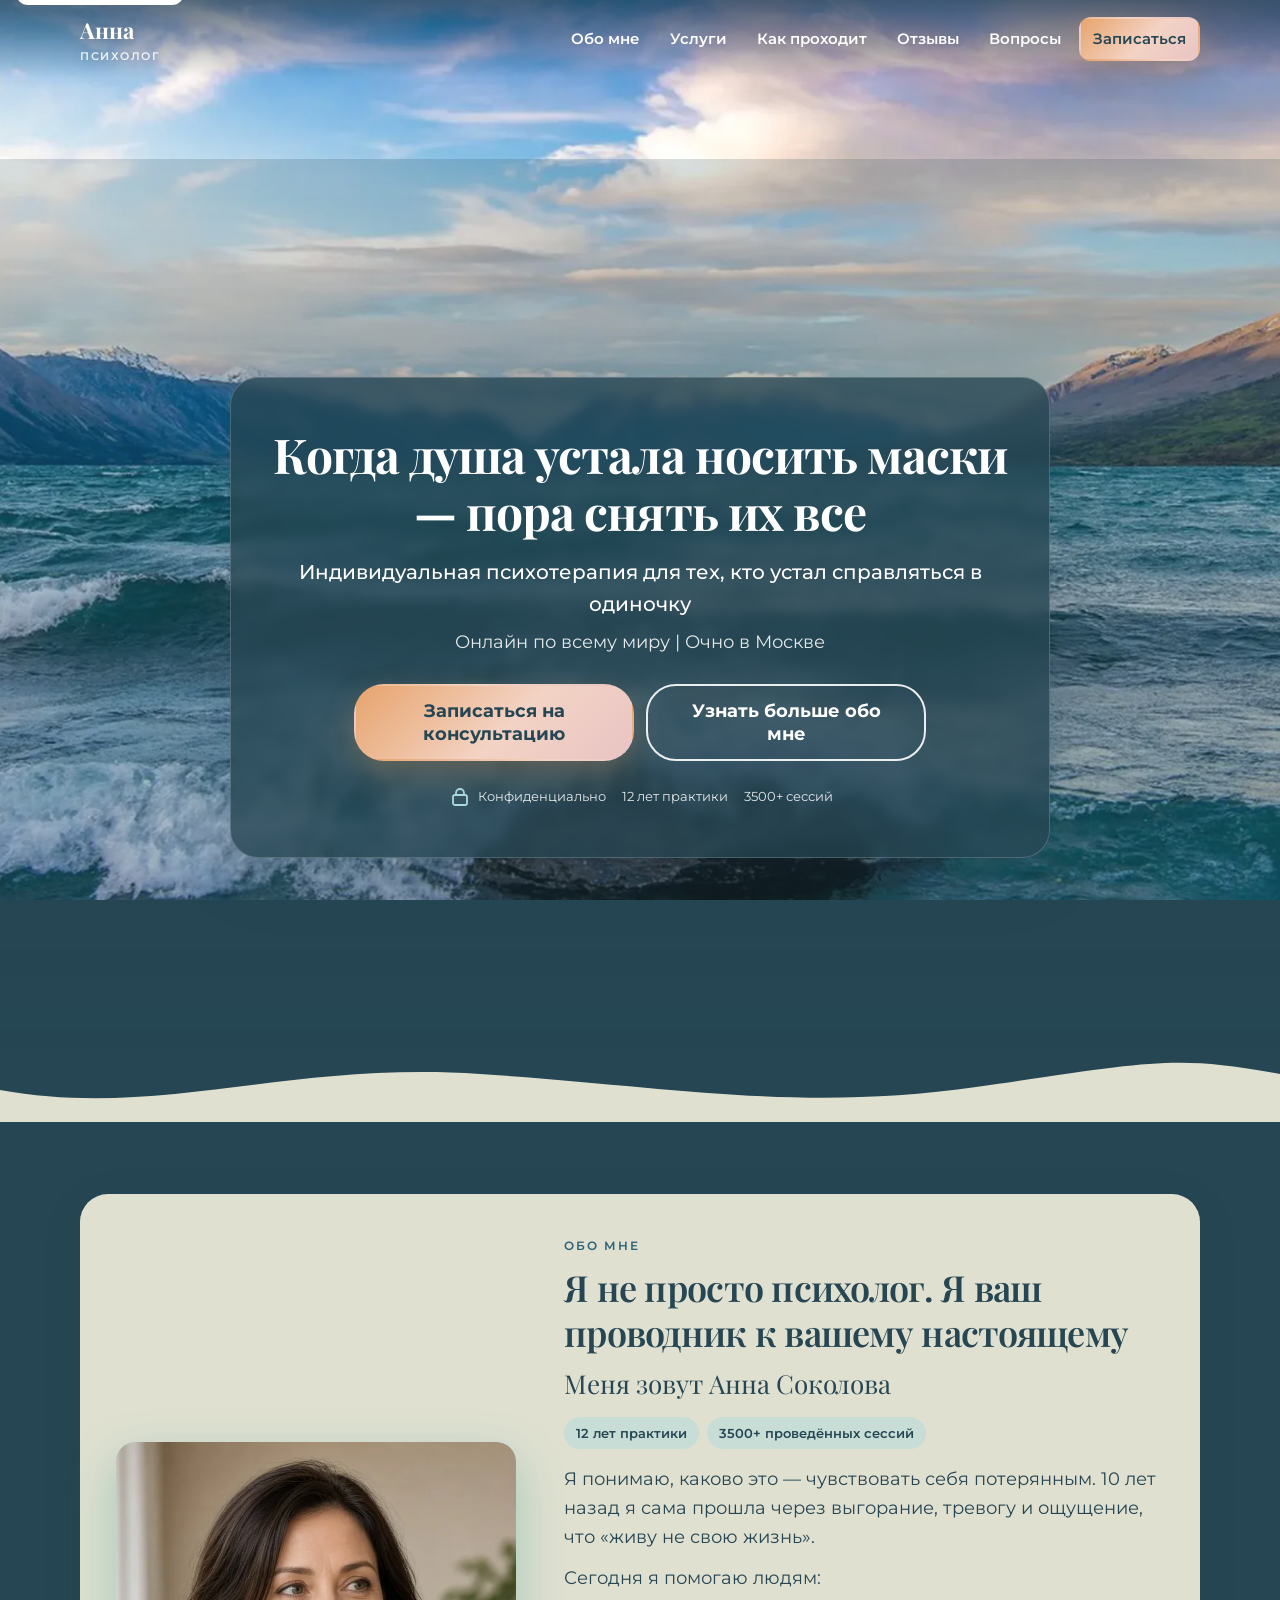
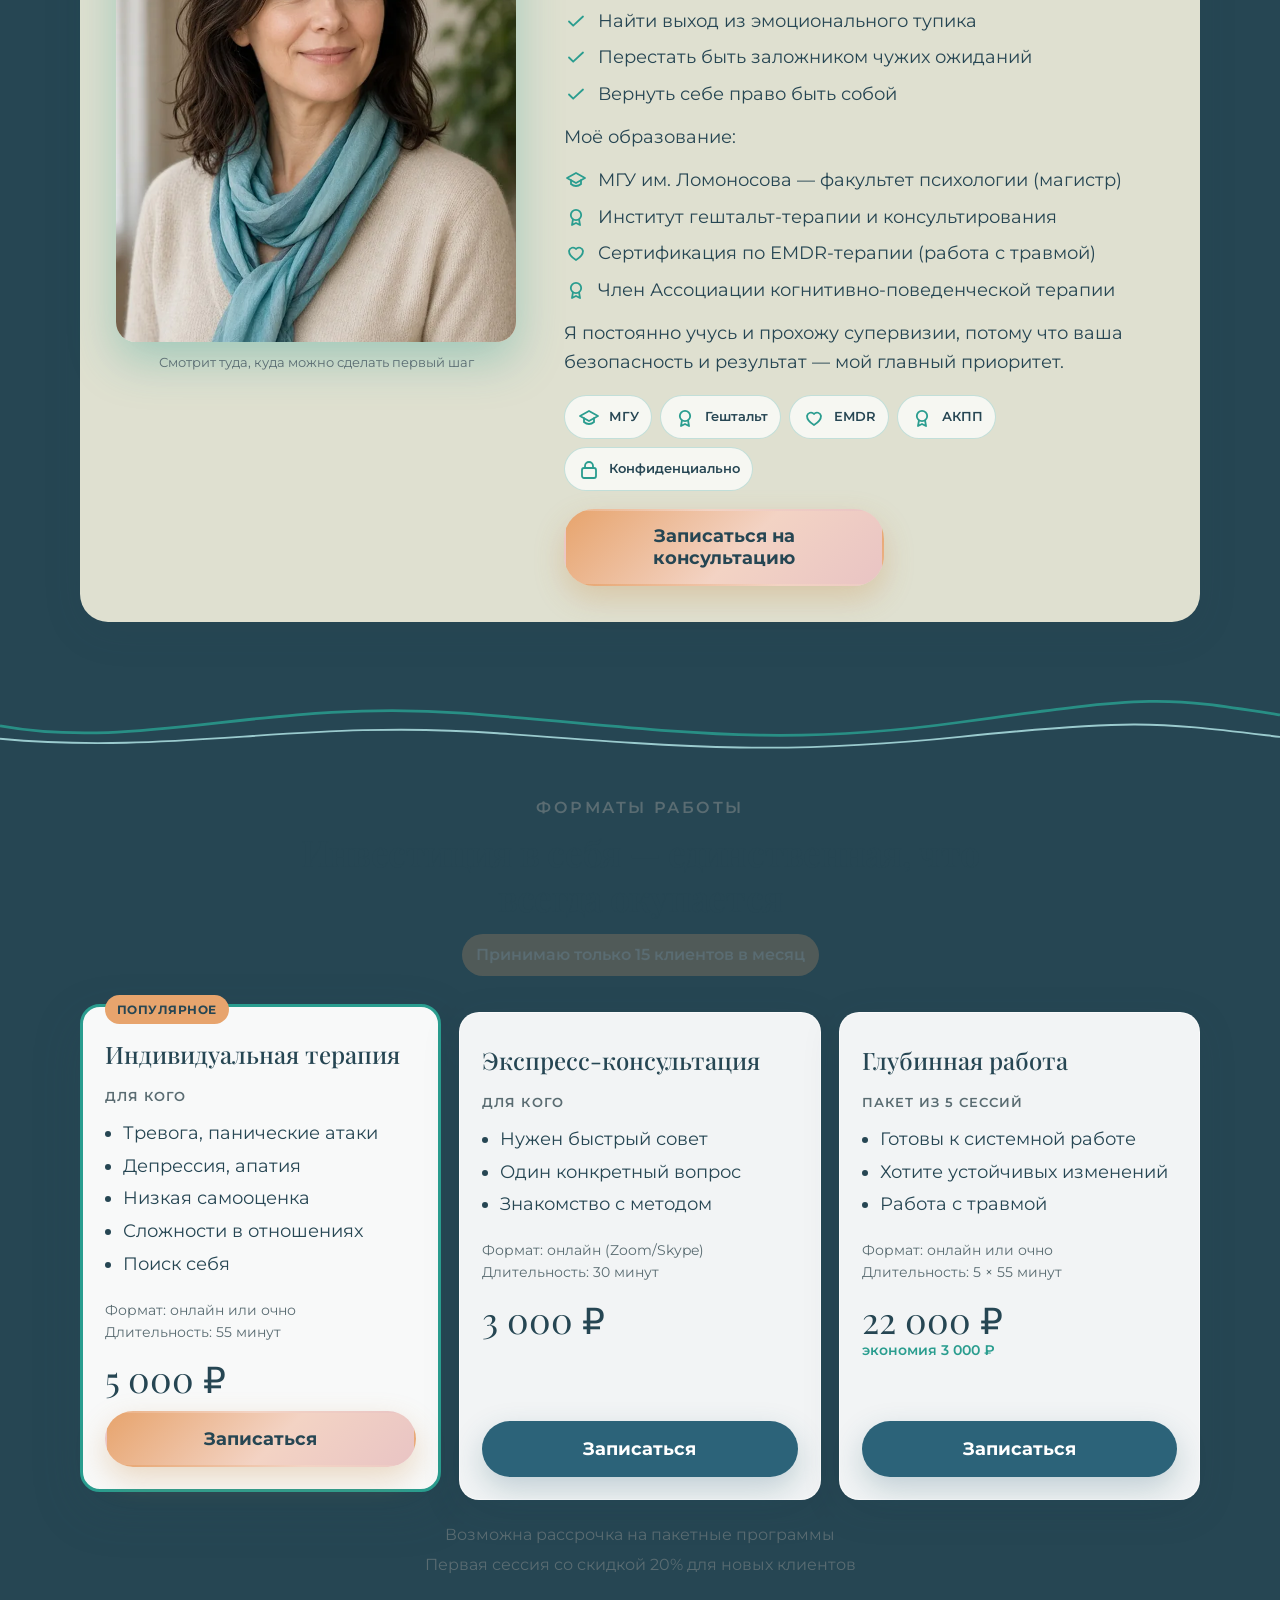
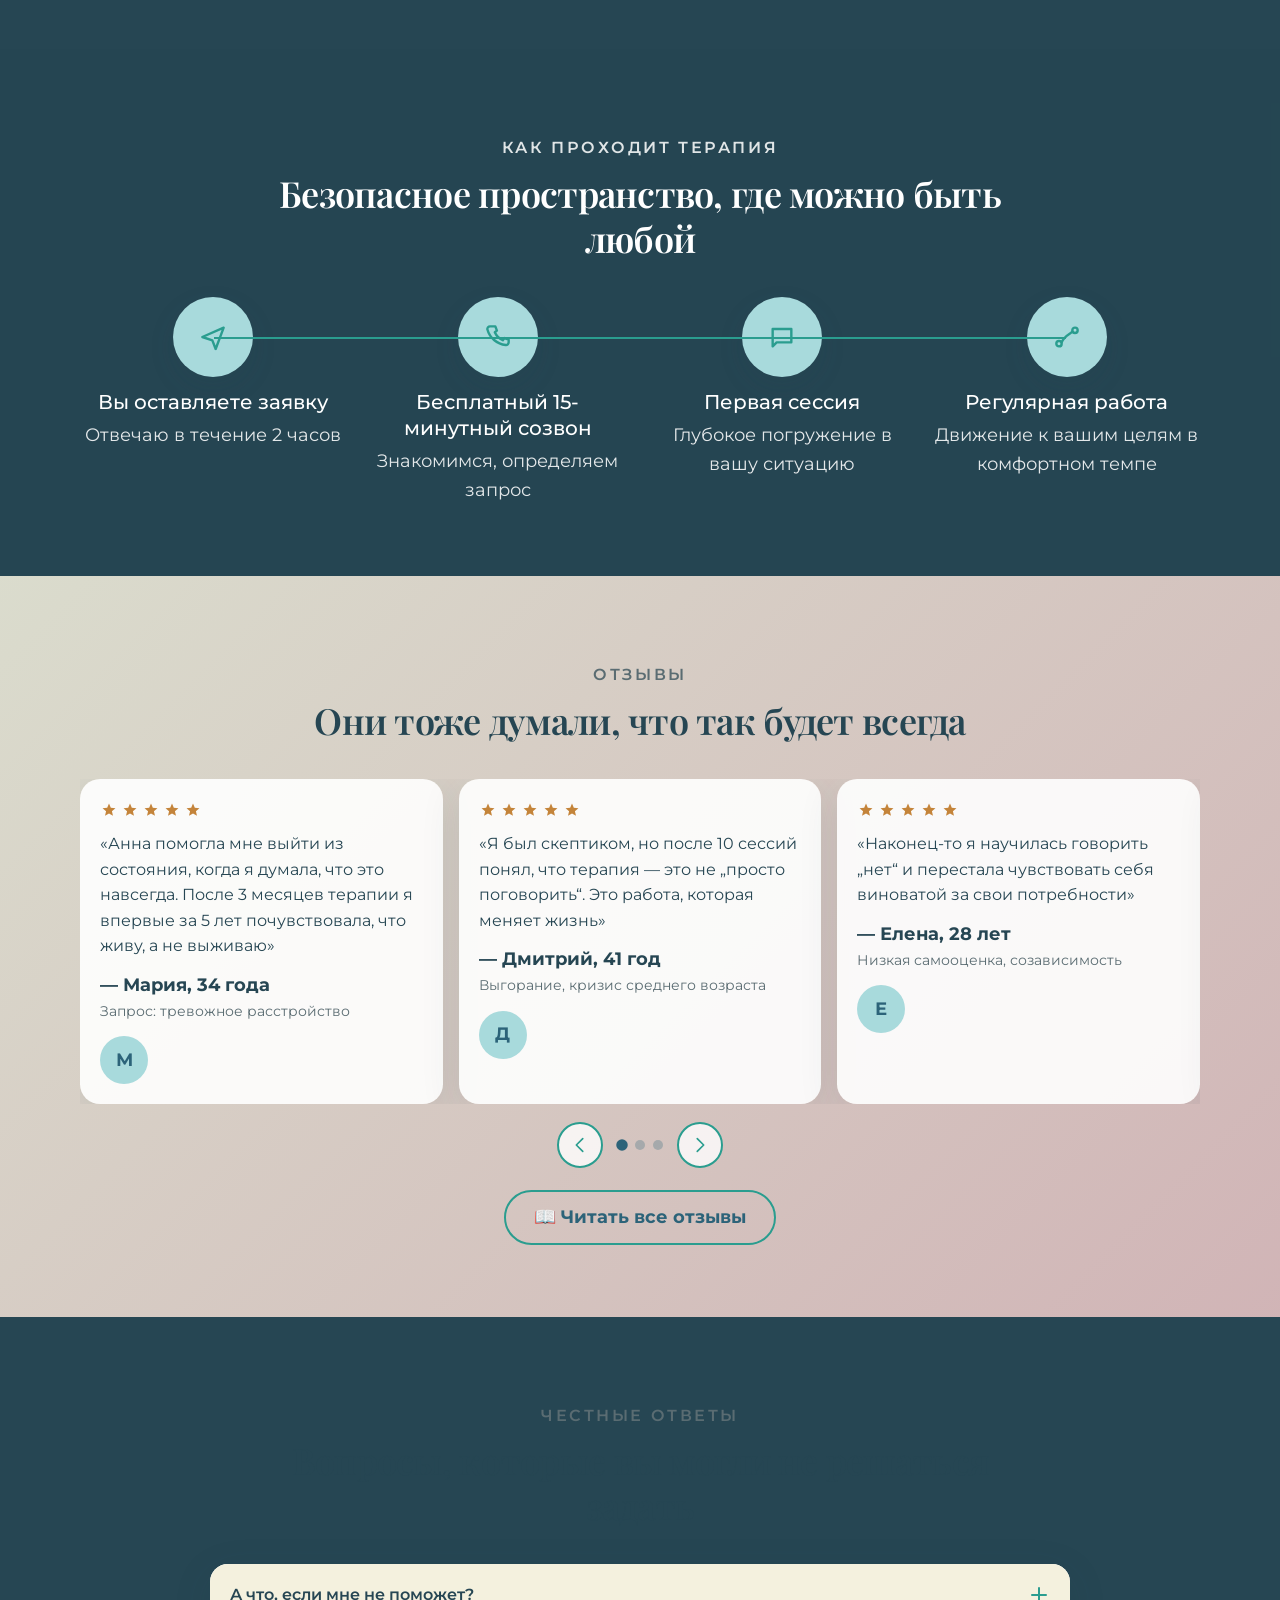
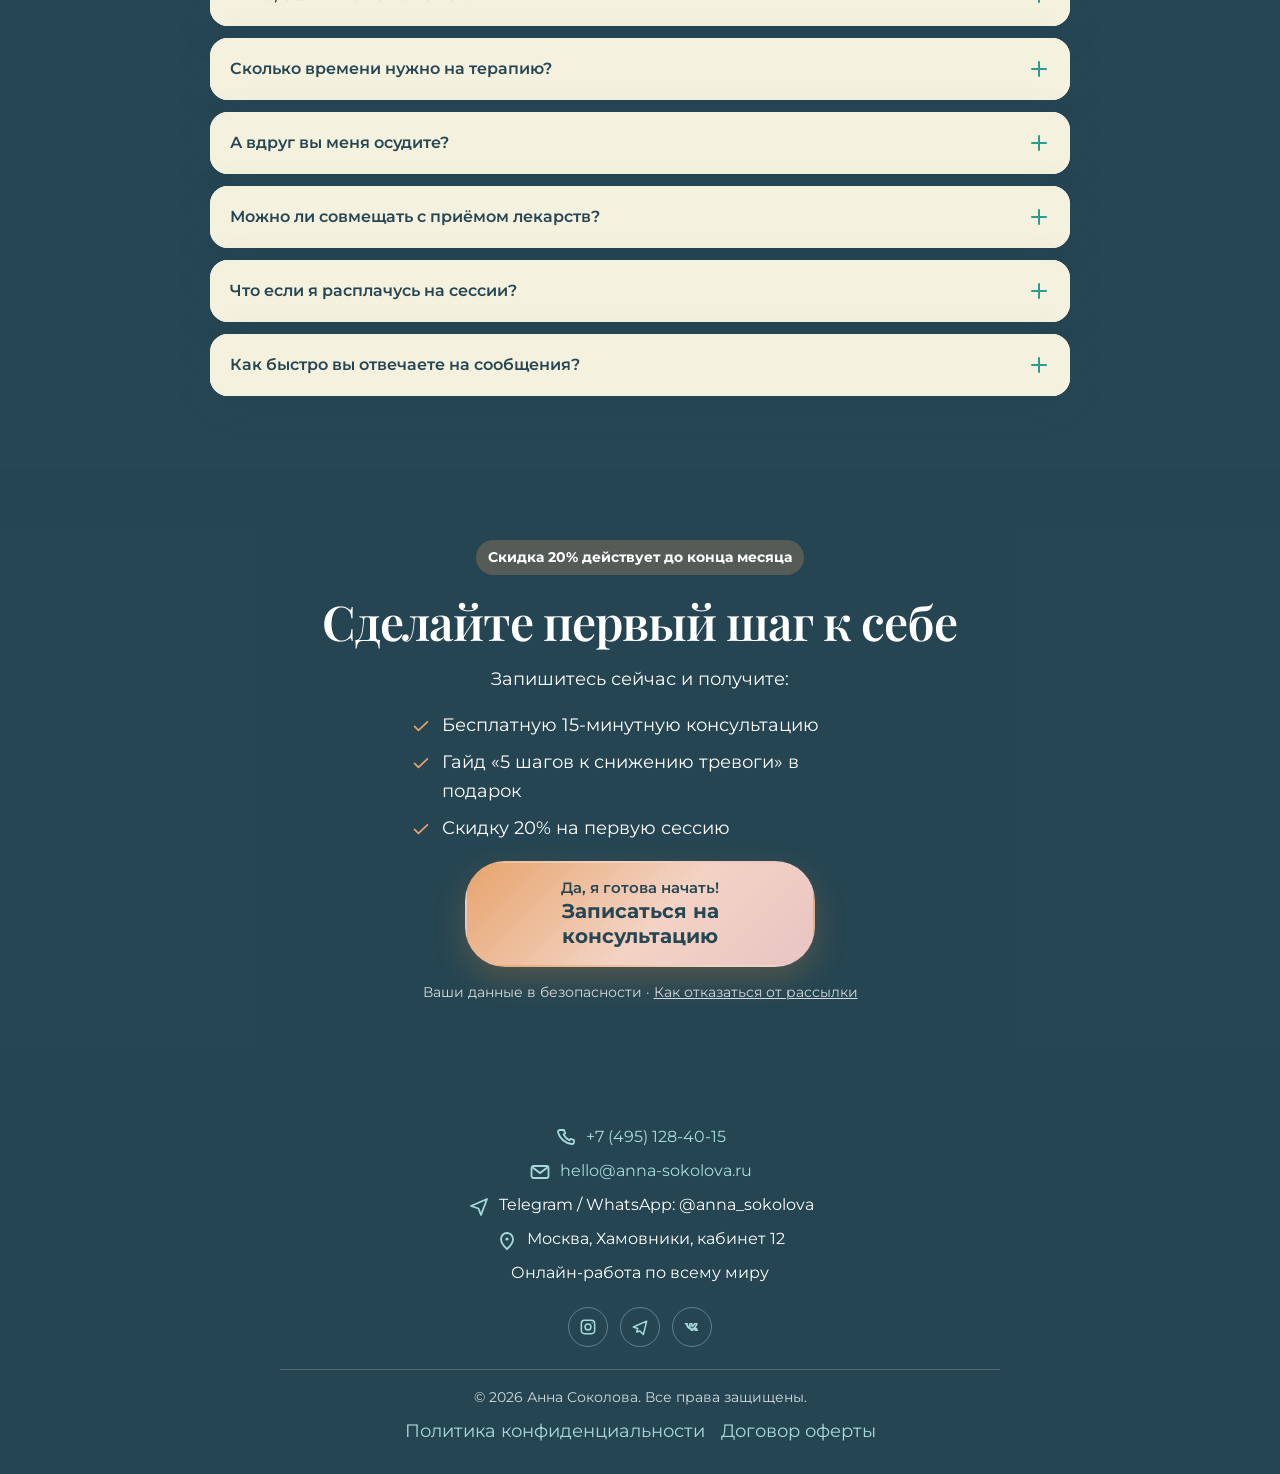
<file: index.html>
<!DOCTYPE html>
<html lang="ru">
<head>
  <meta charset="UTF-8">
  <meta name="viewport" content="width=device-width, initial-scale=1">
  <title>Психолог Анна Соколова | Индивидуальная терапия онлайн и очно</title>
  <meta name="description" content="Профессиональная психотерапия. Тревога, депрессия, отношения. 12 лет опыта. Первая сессия со скидкой 20%. Запишитесь сейчас!">
  <meta name="keywords" content="психолог, психотерапия, тревога, депрессия, онлайн терапия">
  <meta name="theme-color" content="#264653">
  <meta property="og:title" content="Психолог Анна Соколова | Индивидуальная терапия онлайн и очно">
  <meta property="og:description" content="Профессиональная психотерапия. Тревога, депрессия, отношения. 12 лет опыта. Первая сессия со скидкой 20%.">
  <meta property="og:image" content="assets/og.jpg">
  <meta property="og:type" content="website">
  <meta property="og:locale" content="ru_RU">
  <link rel="icon" href="data:image/svg+xml,%3Csvg xmlns='http://www.w3.org/2000/svg' viewBox='0 0 32 32'%3E%3Crect rx='8' width='32' height='32' fill='%23264653'/%3E%3Cpath d='M4 20c4 2 6-6 12-6s8 8 12 6' fill='none' stroke='%23E7A46D' stroke-width='2'/%3E%3C/svg%3E">
  <link rel="preconnect" href="https://fonts.googleapis.com">
  <link rel="preconnect" href="https://fonts.gstatic.com" crossorigin>
  <link href="https://fonts.googleapis.com/css2?family=Montserrat:wght@400;500;600;700&family=Playfair+Display:wght@500;600;700&display=swap" rel="stylesheet">
  <link rel="stylesheet" href="css/style.css">
  <script type="application/ld+json">
  {
    "@context": "https://schema.org",
    "@type": "ProfessionalService",
    "name": "Анна Соколова — индивидуальная психотерапия",
    "description": "Индивидуальная психотерапия онлайн по всему миру и очно в Москве. Тревога, выгорание, отношения, поиск себя.",
    "url": "./",
    "image": "assets/og.jpg",
    "telephone": "+7-495-128-40-15",
    "email": "hello@anna-sokolova.ru",
    "priceRange": "3000–22000 RUB",
    "address": {
      "@type": "PostalAddress",
      "addressLocality": "Москва",
      "addressRegion": "Хамовники",
      "addressCountry": "RU"
    },
    "areaServed": "Worldwide",
    "review": [
      {
        "@type": "Review",
        "author": { "@type": "Person", "name": "Мария" },
        "reviewRating": { "@type": "Rating", "ratingValue": "5", "bestRating": "5" },
        "reviewBody": "Анна помогла мне выйти из состояния, когда я думала, что это навсегда. После 3 месяцев терапии я впервые за 5 лет почувствовала, что живу, а не выживаю."
      },
      {
        "@type": "Review",
        "author": { "@type": "Person", "name": "Дмитрий" },
        "reviewRating": { "@type": "Rating", "ratingValue": "5", "bestRating": "5" },
        "reviewBody": "Я был скептиком, но после 10 сессий понял, что терапия — это не «просто поговорить». Это работа, которая меняет жизнь."
      },
      {
        "@type": "Review",
        "author": { "@type": "Person", "name": "Елена" },
        "reviewRating": { "@type": "Rating", "ratingValue": "5", "bestRating": "5" },
        "reviewBody": "Наконец-то я научилась говорить «нет» и перестала чувствовать себя виноватой за свои потребности."
      }
    ]
  }
  </script>
</head>
<body id="top">
  <a class="skip" href="#main">К содержанию</a>
  <div class="scene" aria-hidden="true">
    <picture>
      <source srcset="assets/lake.webp" type="image/webp">
      <img src="assets/lake.jpg" alt="" width="1920" height="1225" fetchpriority="high">
    </picture>
  </div>

  <svg xmlns="http://www.w3.org/2000/svg" hidden>
    <symbol id="i-check" viewBox="0 0 24 24"><path fill="none" stroke="currentColor" stroke-width="1.8" stroke-linecap="round" stroke-linejoin="round" d="M5 12.5l4.2 4.2L19 7.5"/></symbol>
    <symbol id="i-cap" viewBox="0 0 24 24"><path fill="none" stroke="currentColor" stroke-width="1.8" stroke-linejoin="round" d="M3 10l9-5 9 5-9 5-9-5z"/><path fill="none" stroke="currentColor" stroke-width="1.8" stroke-linecap="round" d="M7 12.2V16c1.6 1.4 3.6 2 5 2s3.4-.6 5-2v-3.8"/></symbol>
    <symbol id="i-badge" viewBox="0 0 24 24"><circle cx="12" cy="10" r="5.2" fill="none" stroke="currentColor" stroke-width="1.8"/><path fill="none" stroke="currentColor" stroke-width="1.8" stroke-linejoin="round" d="M9 14.2L8 20l4-2 4 2-1-5.8"/></symbol>
    <symbol id="i-heart" viewBox="0 0 24 24"><path fill="none" stroke="currentColor" stroke-width="1.8" stroke-linejoin="round" d="M12 19s-7-4.2-7-9a4 4 0 017-2 4 4 0 017 2c0 4.8-7 9-7 9z"/></symbol>
    <symbol id="i-lock" viewBox="0 0 24 24"><rect x="5" y="10" width="14" height="10" rx="2" fill="none" stroke="currentColor" stroke-width="1.8"/><path fill="none" stroke="currentColor" stroke-width="1.8" d="M8 10V8a4 4 0 018 0v2"/></symbol>
    <symbol id="i-calendar" viewBox="0 0 24 24"><rect x="4" y="5" width="16" height="15" rx="2" fill="none" stroke="currentColor" stroke-width="1.8"/><path fill="none" stroke="currentColor" stroke-width="1.8" stroke-linecap="round" d="M8 3.5V7M16 3.5V7M4 10h16"/></symbol>
    <symbol id="i-send" viewBox="0 0 24 24"><path fill="none" stroke="currentColor" stroke-width="1.8" stroke-linejoin="round" d="M4 12l16-7-6 16-2.5-6.5L4 12z"/></symbol>
    <symbol id="i-phone" viewBox="0 0 24 24"><path fill="none" stroke="currentColor" stroke-width="1.8" stroke-linejoin="round" d="M8 4h2l1.2 3.2-1.6 1.2a12 12 0 006 6l1.2-1.6L20 14v2a2 2 0 01-2.2 2A16 16 0 014 6.2 2 2 0 016 4h2z"/></symbol>
    <symbol id="i-chat" viewBox="0 0 24 24"><path fill="none" stroke="currentColor" stroke-width="1.8" stroke-linejoin="round" d="M5 6h14v10H8l-3 3V6z"/></symbol>
    <symbol id="i-path" viewBox="0 0 24 24"><circle cx="6" cy="17" r="2" fill="none" stroke="currentColor" stroke-width="1.8"/><circle cx="18" cy="7" r="2" fill="none" stroke="currentColor" stroke-width="1.8"/><path fill="none" stroke="currentColor" stroke-width="1.8" stroke-linecap="round" d="M8 16c2-5 6-6 8-8"/></symbol>
    <symbol id="i-mail" viewBox="0 0 24 24"><rect x="3.5" y="6" width="17" height="12" rx="2" fill="none" stroke="currentColor" stroke-width="1.8"/><path fill="none" stroke="currentColor" stroke-width="1.8" d="M4 7l8 6 8-6"/></symbol>
    <symbol id="i-pin" viewBox="0 0 24 24"><path fill="none" stroke="currentColor" stroke-width="1.8" d="M12 21s6-5.2 6-10a6 6 0 10-12 0c0 4.8 6 10 6 10z"/><circle cx="12" cy="11" r="1.6" fill="currentColor"/></symbol>
    <symbol id="i-arrow-l" viewBox="0 0 24 24"><path fill="none" stroke="currentColor" stroke-width="1.8" stroke-linecap="round" stroke-linejoin="round" d="M15 5l-7 7 7 7"/></symbol>
    <symbol id="i-arrow-r" viewBox="0 0 24 24"><path fill="none" stroke="currentColor" stroke-width="1.8" stroke-linecap="round" stroke-linejoin="round" d="M9 5l7 7-7 7"/></symbol>
    <symbol id="i-ig" viewBox="0 0 24 24"><rect x="4" y="4" width="16" height="16" rx="4" fill="none" stroke="currentColor" stroke-width="1.8"/><circle cx="12" cy="12" r="3.5" fill="none" stroke="currentColor" stroke-width="1.8"/><circle cx="17" cy="7" r="0.8" fill="currentColor"/></symbol>
    <symbol id="i-tg" viewBox="0 0 24 24"><path fill="none" stroke="currentColor" stroke-width="1.8" stroke-linejoin="round" d="M4 12l16-7-4 16-4.2-4.2L8 18l1.2-4.2L4 12z"/></symbol>
    <symbol id="i-vk" viewBox="0 0 24 24"><path fill="none" stroke="currentColor" stroke-width="1.8" stroke-linecap="round" stroke-linejoin="round" d="M4 8h2.2s.4 4.2 3.3 5.6V8h2.4v3.4c1.6-.3 2.8-2.2 3.2-3.4H18c-.4 1.8-1.8 3.6-2.8 4.6 1 .6 2.6 1.8 3.2 3.4h-2.5c-.5-1.2-1.7-2.2-2.7-2.6V16h-2.2v-2.2C8.2 14.6 5.8 12 5.6 8"/></symbol>
    <symbol id="i-star" viewBox="0 0 24 24"><path fill="currentColor" d="M12 3.2l2.4 5.7 6.2.6-4.7 4.1 1.4 6.1L12 16.8 6.7 19.7l1.4-6.1L3.4 9.5l6.2-.6L12 3.2z"/></symbol>
  </svg>

  <header class="header" id="header">
    <div class="header__inner">
      <a class="logo" href="#top">Анна<span>психолог</span></a>
      <button class="burger" type="button" aria-label="Открыть меню" aria-expanded="false" aria-controls="nav">
        <span></span><span></span><span></span>
      </button>
      <nav class="nav" id="nav" aria-label="Разделы страницы">
        <a href="#about">Обо мне</a>
        <a href="#services">Услуги</a>
        <a href="#process">Как проходит</a>
        <a href="#reviews">Отзывы</a>
        <a href="#faq">Вопросы</a>
        <a class="btn btn--sunset btn--header" href="#booking" data-open-form>Записаться</a>
      </nav>
    </div>
  </header>

  <main id="main">
    <section class="hero" aria-label="Главный экран">
      <div class="hero__overlay"></div>
      <div class="hero__content">
        <h1>Когда душа устала носить маски — пора снять их все</h1>
        <p class="hero__sub">Индивидуальная психотерапия для тех, кто устал справляться в одиночку</p>
        <p class="hero__meta">Онлайн по всему миру | Очно в Москве</p>
        <div class="hero__actions">
          <button class="btn btn--sunset btn--hero" type="button" data-open-form>Записаться на консультацию</button>
          <a class="btn btn--ghost" href="#about">Узнать больше обо мне</a>
        </div>
        <div class="hero__trust">
          <span><svg class="icon" aria-hidden="true"><use href="#i-lock"/></svg> Конфиденциально</span>
          <span>12 лет практики</span>
          <span>3500+ сессий</span>
        </div>
      </div>
    </section>
    <div class="wave" aria-hidden="true">
      <svg viewBox="0 0 1440 80" preserveAspectRatio="none">
        <path fill="rgba(244,241,222,0.9)" d="M0 40c180 36 320-36 540-20s360 48 560 16 220-40 340-16v60H0V40z"/>
      </svg>
    </div>

    <section class="section about" id="about">
      <div class="container">
        <div class="glass">
          <div class="portrait-wrap reveal">
            <picture>
              <source srcset="assets/psychologist.webp" type="image/webp">
              <img class="portrait" src="assets/psychologist.jpg" width="600" height="750" alt="Психолог Анна Соколова, тёплая улыбка, кремовый свитер и бирюзовый шарф" loading="lazy">
            </picture>
            <p class="portrait-caption">Смотрит туда, куда можно сделать первый шаг</p>
          </div>
          <div class="reveal">
            <p class="kicker">Обо мне</p>
            <h2>Я не просто психолог. Я ваш проводник к вашему настоящему</h2>
            <p class="person-name">Меня зовут Анна Соколова</p>
            <div class="stats">
              <span class="stat">12 лет практики</span>
              <span class="stat">3500+ проведённых сессий</span>
            </div>
            <p>Я понимаю, каково это — чувствовать себя потерянным. 10 лет назад я сама прошла через выгорание, тревогу и ощущение, что «живу не свою жизнь».</p>
            <p>Сегодня я помогаю людям:</p>
            <ul class="checklist">
              <li><svg class="icon" aria-hidden="true"><use href="#i-check"/></svg><span>Найти выход из эмоционального тупика</span></li>
              <li><svg class="icon" aria-hidden="true"><use href="#i-check"/></svg><span>Перестать быть заложником чужих ожиданий</span></li>
              <li><svg class="icon" aria-hidden="true"><use href="#i-check"/></svg><span>Вернуть себе право быть собой</span></li>
            </ul>
            <p>Моё образование:</p>
            <ul class="edu">
              <li><svg class="icon" aria-hidden="true"><use href="#i-cap"/></svg><span>МГУ им. Ломоносова — факультет психологии (магистр)</span></li>
              <li><svg class="icon" aria-hidden="true"><use href="#i-badge"/></svg><span>Институт гештальт-терапии и консультирования</span></li>
              <li><svg class="icon" aria-hidden="true"><use href="#i-heart"/></svg><span>Сертификация по EMDR-терапии (работа с травмой)</span></li>
              <li><svg class="icon" aria-hidden="true"><use href="#i-badge"/></svg><span>Член Ассоциации когнитивно-поведенческой терапии</span></li>
            </ul>
            <p>Я постоянно учусь и прохожу супервизии, потому что ваша безопасность и результат — мой главный приоритет.</p>
            <div class="badges" aria-label="Знаки доверия">
              <span class="badge"><svg class="icon" aria-hidden="true"><use href="#i-cap"/></svg> МГУ</span>
              <span class="badge"><svg class="icon" aria-hidden="true"><use href="#i-badge"/></svg> Гештальт</span>
              <span class="badge"><svg class="icon" aria-hidden="true"><use href="#i-heart"/></svg> EMDR</span>
              <span class="badge"><svg class="icon" aria-hidden="true"><use href="#i-badge"/></svg> АКПП</span>
              <span class="badge"><svg class="icon" aria-hidden="true"><use href="#i-lock"/></svg> Конфиденциально</span>
            </div>
            <button class="btn btn--sunset about__cta" type="button" data-open-form>Записаться на консультацию</button>
          </div>
        </div>
      </div>
    </section>

    <div class="wave" aria-hidden="true">
      <svg viewBox="0 0 1440 70" preserveAspectRatio="none">
        <path fill="none" stroke="#2A9D8F" stroke-width="3" d="M0 36c160 28 300-30 520-14s340 40 560 10 230-28 360-8" opacity="0.85"/>
        <path fill="none" stroke="#A8DADC" stroke-width="2" d="M0 50c200 18 340-22 560-6s320 24 520 4 220-16 360 0" opacity="0.9"/>
      </svg>
    </div>

    <section class="section services" id="services">
      <div class="container">
        <div class="section__intro reveal">
          <p class="kicker">Форматы работы</p>
          <h2>Инвестиция в себя — единственная, что всегда окупается</h2>
          <p class="scarcity">Принимаю только 15 клиентов в месяц</p>
        </div>
        <div class="cards">
          <article class="card card--popular reveal">
            <span class="ribbon">Популярное</span>
            <h3>Индивидуальная терапия</h3>
            <p class="for">Для кого</p>
            <ul>
              <li>Тревога, панические атаки</li>
              <li>Депрессия, апатия</li>
              <li>Низкая самооценка</li>
              <li>Сложности в отношениях</li>
              <li>Поиск себя</li>
            </ul>
            <p class="card__meta">Формат: онлайн или очно<br>Длительность: 55 минут</p>
            <p class="price">5 000 ₽</p>
            <button class="btn btn--sunset" type="button" data-open-form data-service="Индивидуальная терапия — 5 000 ₽">Записаться</button>
          </article>
          <article class="card reveal">
            <h3>Экспресс-консультация</h3>
            <p class="for">Для кого</p>
            <ul>
              <li>Нужен быстрый совет</li>
              <li>Один конкретный вопрос</li>
              <li>Знакомство с методом</li>
            </ul>
            <p class="card__meta">Формат: онлайн (Zoom/Skype)<br>Длительность: 30 минут</p>
            <p class="price">3 000 ₽</p>
            <button class="btn btn--water" type="button" data-open-form data-service="Экспресс-консультация — 3 000 ₽">Записаться</button>
          </article>
          <article class="card reveal">
            <h3>Глубинная работа</h3>
            <p class="for">Пакет из 5 сессий</p>
            <ul>
              <li>Готовы к системной работе</li>
              <li>Хотите устойчивых изменений</li>
              <li>Работа с травмой</li>
            </ul>
            <p class="card__meta">Формат: онлайн или очно<br>Длительность: 5 × 55 минут</p>
            <p class="price">22 000 ₽<small>экономия 3 000 ₽</small></p>
            <button class="btn btn--water" type="button" data-open-form data-service="Глубинная работа, 5 сессий — 22 000 ₽">Записаться</button>
          </article>
        </div>
        <div class="fineprint">
          <p>Возможна рассрочка на пакетные программы</p>
          <p>Первая сессия со скидкой 20% для новых клиентов</p>
        </div>
      </div>
    </section>

    <section class="section process" id="process">
      <div class="process__scrim"></div>
      <div class="container">
        <div class="section__intro reveal">
          <p class="kicker">Как проходит терапия</p>
          <h2>Безопасное пространство, где можно быть любой</h2>
        </div>
        <ol class="steps">
          <li class="step reveal">
            <div class="step__icon" aria-hidden="true"><svg><use href="#i-send"/></svg></div>
            <h3>Вы оставляете заявку</h3>
            <p>Отвечаю в течение 2 часов</p>
          </li>
          <li class="step reveal">
            <div class="step__icon" aria-hidden="true"><svg><use href="#i-phone"/></svg></div>
            <h3>Бесплатный 15-минутный созвон</h3>
            <p>Знакомимся, определяем запрос</p>
          </li>
          <li class="step reveal">
            <div class="step__icon" aria-hidden="true"><svg><use href="#i-chat"/></svg></div>
            <h3>Первая сессия</h3>
            <p>Глубокое погружение в вашу ситуацию</p>
          </li>
          <li class="step reveal">
            <div class="step__icon" aria-hidden="true"><svg><use href="#i-path"/></svg></div>
            <h3>Регулярная работа</h3>
            <p>Движение к вашим целям в комфортном темпе</p>
          </li>
        </ol>
      </div>
    </section>

    <section class="section reviews-wrap" id="reviews">
      <div class="container">
        <div class="section__intro reveal">
          <p class="kicker">Отзывы</p>
          <h2>Они тоже думали, что так будет всегда</h2>
        </div>
        <div class="slider reveal" aria-roledescription="карусель" aria-label="Отзывы клиентов">
          <div class="slider__viewport">
            <div class="slider__track">
              <article class="review">
                <div class="stars" role="img" aria-label="Оценка 5 из 5">
                  <svg aria-hidden="true"><use href="#i-star"/></svg><svg aria-hidden="true"><use href="#i-star"/></svg><svg aria-hidden="true"><use href="#i-star"/></svg><svg aria-hidden="true"><use href="#i-star"/></svg><svg aria-hidden="true"><use href="#i-star"/></svg>
                </div>
                <p class="review__text">«Анна помогла мне выйти из состояния, когда я думала, что это навсегда. После 3 месяцев терапии я впервые за 5 лет почувствовала, что живу, а не выживаю»</p>
                <p class="review__author">— Мария, 34 года</p>
                <p class="review__topic">Запрос: тревожное расстройство</p>
                <div class="avatar" aria-hidden="true">М</div>
              </article>
              <article class="review">
                <div class="stars" role="img" aria-label="Оценка 5 из 5">
                  <svg aria-hidden="true"><use href="#i-star"/></svg><svg aria-hidden="true"><use href="#i-star"/></svg><svg aria-hidden="true"><use href="#i-star"/></svg><svg aria-hidden="true"><use href="#i-star"/></svg><svg aria-hidden="true"><use href="#i-star"/></svg>
                </div>
                <p class="review__text">«Я был скептиком, но после 10 сессий понял, что терапия — это не „просто поговорить“. Это работа, которая меняет жизнь»</p>
                <p class="review__author">— Дмитрий, 41 год</p>
                <p class="review__topic">Выгорание, кризис среднего возраста</p>
                <div class="avatar" aria-hidden="true">Д</div>
              </article>
              <article class="review">
                <div class="stars" role="img" aria-label="Оценка 5 из 5">
                  <svg aria-hidden="true"><use href="#i-star"/></svg><svg aria-hidden="true"><use href="#i-star"/></svg><svg aria-hidden="true"><use href="#i-star"/></svg><svg aria-hidden="true"><use href="#i-star"/></svg><svg aria-hidden="true"><use href="#i-star"/></svg>
                </div>
                <p class="review__text">«Наконец-то я научилась говорить „нет“ и перестала чувствовать себя виноватой за свои потребности»</p>
                <p class="review__author">— Елена, 28 лет</p>
                <p class="review__topic">Низкая самооценка, созависимость</p>
                <div class="avatar" aria-hidden="true">Е</div>
              </article>
              <article class="review">
                <div class="stars" role="img" aria-label="Оценка 5 из 5">
                  <svg aria-hidden="true"><use href="#i-star"/></svg><svg aria-hidden="true"><use href="#i-star"/></svg><svg aria-hidden="true"><use href="#i-star"/></svg><svg aria-hidden="true"><use href="#i-star"/></svg><svg aria-hidden="true"><use href="#i-star"/></svg>
                </div>
                <p class="review__text">«Панические атаки перестали управлять моим расписанием. Я снова езжу в метро и не проверяю пульс каждые пять минут»</p>
                <p class="review__author">— Игорь, 37 лет</p>
                <p class="review__topic">Панические атаки</p>
                <div class="avatar" aria-hidden="true">И</div>
              </article>
              <article class="review">
                <div class="stars" role="img" aria-label="Оценка 5 из 5">
                  <svg aria-hidden="true"><use href="#i-star"/></svg><svg aria-hidden="true"><use href="#i-star"/></svg><svg aria-hidden="true"><use href="#i-star"/></svg><svg aria-hidden="true"><use href="#i-star"/></svg><svg aria-hidden="true"><use href="#i-star"/></svg>
                </div>
                <p class="review__text">«Мы разбирали не „как спасти брак любой ценой“, а как я хочу жить. Это было честнее и спокойнее, чем я ожидала»</p>
                <p class="review__author">— Ольга, 45 лет</p>
                <p class="review__topic">Отношения, границы</p>
                <div class="avatar" aria-hidden="true">О</div>
              </article>
            </div>
          </div>
          <div class="slider__nav">
            <button class="slider__arrow" type="button" data-slider-prev aria-label="Предыдущие отзывы"><svg aria-hidden="true"><use href="#i-arrow-l"/></svg></button>
            <div class="dots" role="tablist" aria-label="Страницы отзывов"></div>
            <button class="slider__arrow" type="button" data-slider-next aria-label="Следующие отзывы"><svg aria-hidden="true"><use href="#i-arrow-r"/></svg></button>
          </div>
        </div>
        <button class="btn btn--line" type="button" data-open-reviews>📖 Читать все отзывы</button>
      </div>
    </section>

    <section class="section faq" id="faq">
      <div class="container">
        <div class="section__intro reveal">
          <p class="kicker">Честные ответы</p>
          <h2>Вопросы, которые вы могли не решаться задать</h2>
        </div>
        <div class="faq__list">
          <div class="faq__item reveal">
            <h3>
              <button class="faq__trigger" type="button" aria-expanded="false" aria-controls="faq-1" id="faq-q1">
                <span>А что, если мне не поможет?</span>
                <span class="faq__plus" aria-hidden="true"></span>
              </button>
            </h3>
            <div class="faq__panel" id="faq-1" role="region" aria-labelledby="faq-q1" aria-hidden="true">
              <div class="faq__panel-inner">
                <p>Терапия — это совместная работа. Я не могу обещать волшебную таблетку, но могу обещать профессиональный подход, безопасность и полную вовлечённость. Если после 3–4 сессий вы поймёте, что мы «не сработались», я помогу найти другого специалиста.</p>
              </div>
            </div>
          </div>
          <div class="faq__item reveal">
            <h3>
              <button class="faq__trigger" type="button" aria-expanded="false" aria-controls="faq-2" id="faq-q2">
                <span>Сколько времени нужно на терапию?</span>
                <span class="faq__plus" aria-hidden="true"></span>
              </button>
            </h3>
            <div class="faq__panel" id="faq-2" role="region" aria-labelledby="faq-q2" aria-hidden="true">
              <div class="faq__panel-inner">
                <p>Всё индивидуально. Краткосрочная терапия (10–15 сессий) работает с конкретными запросами. Глубинные изменения требуют от 6 месяцев. На первой встрече мы обсудим ваш случай и составим примерный план.</p>
              </div>
            </div>
          </div>
          <div class="faq__item reveal">
            <h3>
              <button class="faq__trigger" type="button" aria-expanded="false" aria-controls="faq-3" id="faq-q3">
                <span>А вдруг вы меня осудите?</span>
                <span class="faq__plus" aria-hidden="true"></span>
              </button>
            </h3>
            <div class="faq__panel" id="faq-3" role="region" aria-labelledby="faq-q3" aria-hidden="true">
              <div class="faq__panel-inner">
                <p>В терапевтическом пространстве нет места осуждению. Я слышала и видела очень разное. Моя задача — быть рядом с вами, какой бы вы ни были. Здесь можно говорить всё.</p>
              </div>
            </div>
          </div>
          <div class="faq__item reveal">
            <h3>
              <button class="faq__trigger" type="button" aria-expanded="false" aria-controls="faq-4" id="faq-q4">
                <span>Можно ли совмещать с приёмом лекарств?</span>
                <span class="faq__plus" aria-hidden="true"></span>
              </button>
            </h3>
            <div class="faq__panel" id="faq-4" role="region" aria-labelledby="faq-q4" aria-hidden="true">
              <div class="faq__panel-inner">
                <p>Да, конечно. Психотерапия хорошо дополняет медикаментозное лечение. Если вы принимаете препараты, важно сказать об этом на первой встрече. При необходимости я могу связаться с вашим психиатром — только с вашего согласия.</p>
              </div>
            </div>
          </div>
          <div class="faq__item reveal">
            <h3>
              <button class="faq__trigger" type="button" aria-expanded="false" aria-controls="faq-5" id="faq-q5">
                <span>Что если я расплачусь на сессии?</span>
                <span class="faq__plus" aria-hidden="true"></span>
              </button>
            </h3>
            <div class="faq__panel" id="faq-5" role="region" aria-labelledby="faq-q5" aria-hidden="true">
              <div class="faq__panel-inner">
                <p>Это нормально и даже хорошо. Слёзы — часть процесса. В кабинете можно плакать, злиться, молчать, смеяться — быть любой.</p>
              </div>
            </div>
          </div>
          <div class="faq__item reveal">
            <h3>
              <button class="faq__trigger" type="button" aria-expanded="false" aria-controls="faq-6" id="faq-q6">
                <span>Как быстро вы отвечаете на сообщения?</span>
                <span class="faq__plus" aria-hidden="true"></span>
              </button>
            </h3>
            <div class="faq__panel" id="faq-6" role="region" aria-labelledby="faq-q6" aria-hidden="true">
              <div class="faq__panel-inner">
                <p>Обычно в течение 2–4 часов в рабочее время (10:00–20:00 МСК). В выходные могу отвечать дольше. В экстренных случаях я на связи, но терапия не заменяет скорую помощь: при угрозе жизни звоните 112 или на телефон доверия 8-800-2000-122.</p>
              </div>
            </div>
          </div>
        </div>
      </div>
    </section>

    <section class="section finale" id="booking">
      <div class="finale__scrim"></div>
      <div class="container">
        <p class="urgency">Скидка 20% действует до конца месяца</p>
        <h2>Сделайте первый шаг к себе</h2>
        <p class="finale__lead">Запишитесь сейчас и получите:</p>
        <ul class="gifts">
          <li><svg class="icon" aria-hidden="true"><use href="#i-check"/></svg><span>Бесплатную 15-минутную консультацию</span></li>
          <li><svg class="icon" aria-hidden="true"><use href="#i-check"/></svg><span>Гайд «5 шагов к снижению тревоги» в подарок</span></li>
          <li><svg class="icon" aria-hidden="true"><use href="#i-check"/></svg><span>Скидку 20% на первую сессию</span></li>
        </ul>
        <button class="btn btn--sunset btn--final" type="button" data-open-form>
          <span class="btn__kicker">Да, я готова начать!</span>
          <span class="btn__label">Записаться на консультацию</span>
        </button>
        <p class="legal-note">Ваши данные в безопасности · <a href="privacy.html">Как отказаться от рассылки</a></p>
      </div>
    </section>
  </main>

  <footer class="footer">
    <div class="container">
      <div class="footer__contacts">
        <a href="tel:+74951284015"><svg class="icon" aria-hidden="true"><use href="#i-phone"/></svg>+7 (495) 128-40-15</a>
        <a href="mailto:hello@anna-sokolova.ru"><svg class="icon" aria-hidden="true"><use href="#i-mail"/></svg>hello@anna-sokolova.ru</a>
        <p><svg class="icon" aria-hidden="true"><use href="#i-send"/></svg>Telegram / WhatsApp: @anna_sokolova</p>
        <p><svg class="icon" aria-hidden="true"><use href="#i-pin"/></svg>Москва, Хамовники, кабинет 12</p>
        <p>Онлайн-работа по всему миру</p>
      </div>
      <div class="social">
        <a href="https://instagram.com/" aria-label="Instagram" target="_blank" rel="noopener noreferrer"><svg aria-hidden="true"><use href="#i-ig"/></svg></a>
        <a href="https://t.me/anna_sokolova" aria-label="Telegram" target="_blank" rel="noopener noreferrer"><svg aria-hidden="true"><use href="#i-tg"/></svg></a>
        <a href="https://vk.com/" aria-label="ВКонтакте" target="_blank" rel="noopener noreferrer"><svg aria-hidden="true"><use href="#i-vk"/></svg></a>
      </div>
      <hr class="footer__line">
      <p class="footer__bottom">© 2026 Анна Соколова. Все права защищены.</p>
      <div class="footer__links">
        <a href="privacy.html">Политика конфиденциальности</a>
        <a href="offer.html">Договор оферты</a>
      </div>
    </div>
  </footer>

  <button class="sticky-cta" type="button" data-open-form aria-label="Записаться на консультацию">
    <svg aria-hidden="true"><use href="#i-calendar"/></svg>
  </button>

  <div class="modal" id="booking-modal" role="dialog" aria-modal="true" aria-labelledby="booking-title" aria-hidden="true">
    <div class="modal__dialog">
      <button class="modal__close" type="button" data-close aria-label="Закрыть">×</button>
      <h2 id="booking-title">Запись на консультацию</h2>
      <p class="lede">Отвечаю в рабочие часы, обычно в течение 2–4 часов. Первая сессия для новых клиентов — со скидкой 20%.</p>
      <form class="form" id="booking-form" novalidate>
        <label class="hp" aria-hidden="true">Компания<input name="company" tabindex="-1" autocomplete="off"></label>
        <label class="field">
          <span>Имя</span>
          <input name="name" type="text" autocomplete="name" required aria-describedby="err-name">
          <small class="error" id="err-name"></small>
        </label>
        <label class="field">
          <span>Телефон</span>
          <input name="phone" type="tel" autocomplete="tel" inputmode="tel" placeholder="+7 900 000-00-00" required aria-describedby="err-phone">
          <small class="error" id="err-phone"></small>
        </label>
        <label class="field">
          <span>Email</span>
          <input name="email" type="email" autocomplete="email" required aria-describedby="err-email">
          <small class="error" id="err-email"></small>
        </label>
        <label class="field">
          <span>Услуга</span>
          <select name="service" id="service" required aria-describedby="err-service">
            <option value="">Выберите формат</option>
            <option>Индивидуальная терапия — 5 000 ₽</option>
            <option>Экспресс-консультация — 3 000 ₽</option>
            <option>Глубинная работа, 5 сессий — 22 000 ₽</option>
          </select>
          <small class="error" id="err-service"></small>
        </label>
        <label class="field">
          <span>Комментарий</span>
          <textarea name="comment" placeholder="Коротко: что сейчас болит и когда удобнее созвониться"></textarea>
        </label>
        <button class="btn btn--sunset" type="submit">Отправить заявку</button>
        <p class="form__note">Нажимая кнопку, вы соглашаетесь с <a href="privacy.html">политикой конфиденциальности</a>. Данные уходят только в таблицу заявок.</p>
        <div class="form__status" id="form-status" role="status" aria-live="polite"></div>
      </form>
    </div>
  </div>

  <div class="modal" id="reviews-modal" role="dialog" aria-modal="true" aria-labelledby="reviews-title" aria-hidden="true">
    <div class="modal__dialog modal__dialog--wide">
      <button class="modal__close" type="button" data-close aria-label="Закрыть">×</button>
      <h2 id="reviews-title">Все отзывы</h2>
      <div class="modal-reviews">
        <article class="review">
          <p class="review__text">«Анна помогла мне выйти из состояния, когда я думала, что это навсегда. После 3 месяцев терапии я впервые за 5 лет почувствовала, что живу, а не выживаю. Мы не торопились. Я наконец перестала притворяться, что у меня всё в порядке.»</p>
          <p class="review__author">— Мария, 34 года</p>
          <p class="review__topic">Тревожное расстройство</p>
        </article>
        <article class="review">
          <p class="review__text">«Я был скептиком, но после 10 сессий понял, что терапия — это не „просто поговорить“. Это работа, которая меняет жизнь. Вернулся сон, и я перестал срываться на команде.»</p>
          <p class="review__author">— Дмитрий, 41 год</p>
          <p class="review__topic">Выгорание, кризис среднего возраста</p>
        </article>
        <article class="review">
          <p class="review__text">«Наконец-то я научилась говорить „нет“ и перестала чувствовать себя виноватой за свои потребности. Раньше любое своё желание казалось эгоизмом.»</p>
          <p class="review__author">— Елена, 28 лет</p>
          <p class="review__topic">Низкая самооценка, созависимость</p>
        </article>
        <article class="review">
          <p class="review__text">«Панические атаки перестали управлять моим расписанием. Я снова езжу в метро и не проверяю пульс каждые пять минут. Это не случилось за одну встречу — и от этого результат ощущается настоящим.»</p>
          <p class="review__author">— Игорь, 37 лет</p>
          <p class="review__topic">Панические атаки</p>
        </article>
        <article class="review">
          <p class="review__text">«Мы разбирали не „как спасти брак любой ценой“, а как я хочу жить. Это было честнее и спокойнее, чем я ожидала. Я перестала исчезать в чужих решениях.»</p>
          <p class="review__author">— Ольга, 45 лет</p>
          <p class="review__topic">Отношения, границы</p>
        </article>
      </div>
    </div>
  </div>

  <script src="js/config.js"></script>
  <script src="js/main.js"></script>
</body>
</html>
</file>
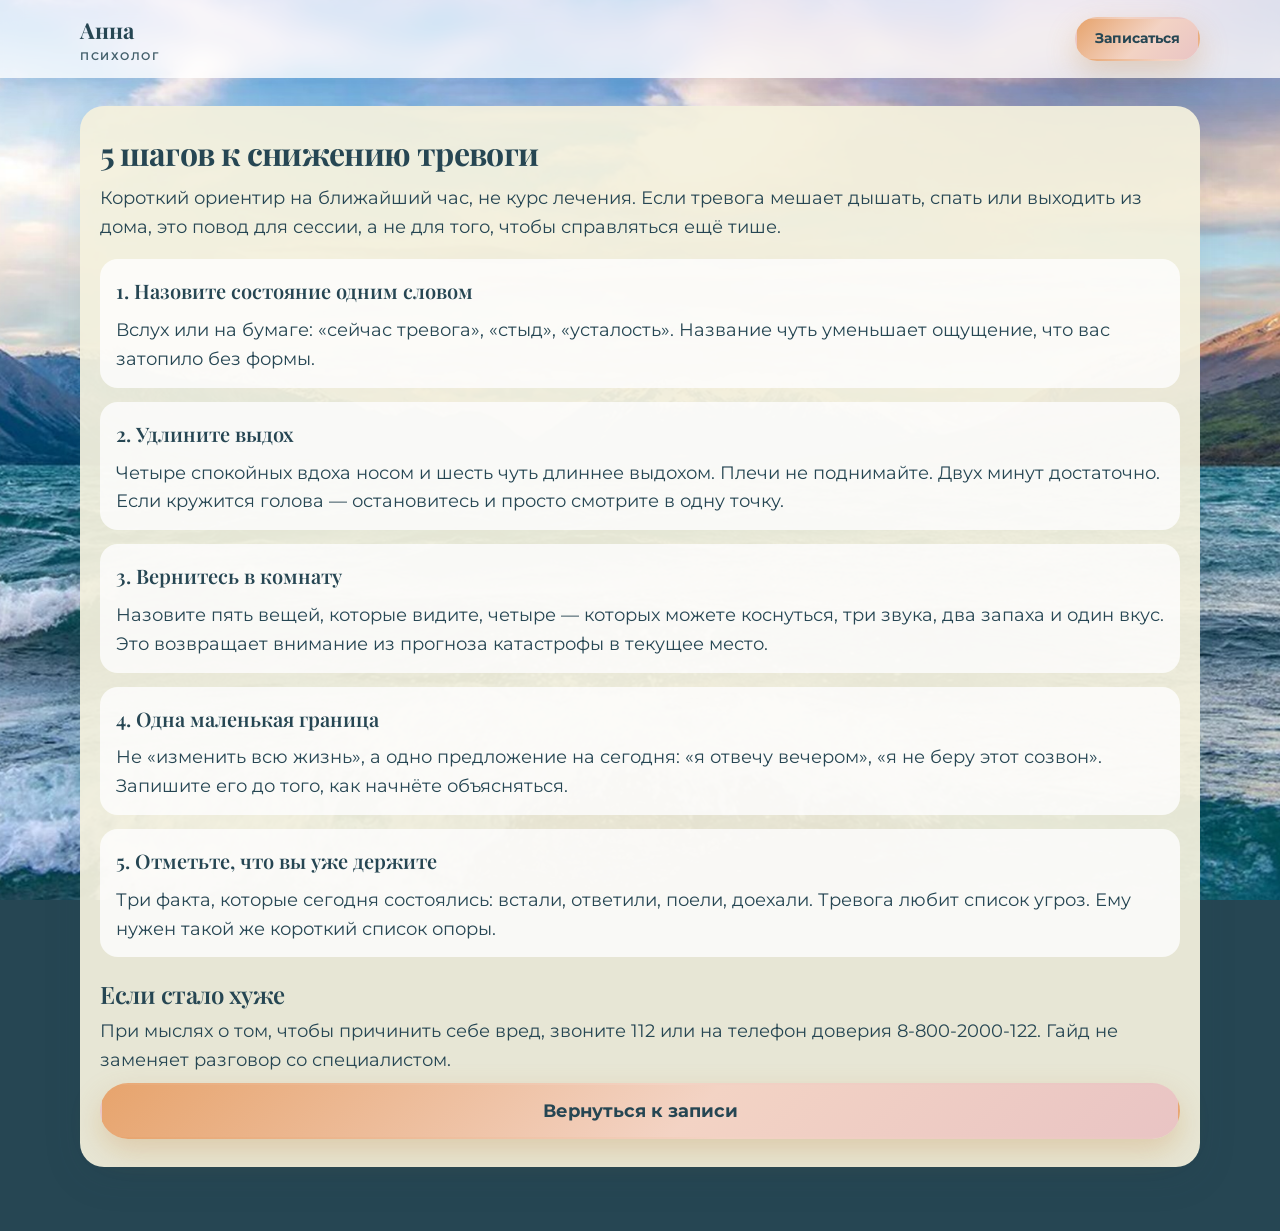
<file: guide.html>
<!DOCTYPE html>
<html lang="ru">
<head>
  <meta charset="UTF-8">
  <meta name="viewport" content="width=device-width, initial-scale=1">
  <title>5 шагов к снижению тревоги | Анна Соколова</title>
  <meta name="description" content="Короткий гайд: как мягко снизить тревогу до первой сессии. Это не замена терапии.">
  <link rel="preconnect" href="https://fonts.googleapis.com">
  <link rel="preconnect" href="https://fonts.gstatic.com" crossorigin>
  <link href="https://fonts.googleapis.com/css2?family=Montserrat:wght@400;600&family=Playfair+Display:wght@600&display=swap" rel="stylesheet">
  <link rel="stylesheet" href="css/style.css">
</head>
<body>
  <div class="scene" aria-hidden="true">
    <img src="assets/lake.jpg" alt="">
  </div>
  <header class="header is-stuck">
    <div class="header__inner">
      <a class="logo" href="index.html">Анна<span>психолог</span></a>
      <a class="btn btn--sunset btn--header" href="index.html#booking">Записаться</a>
    </div>
  </header>
  <main class="page">
    <article class="container page__card">
      <h1>5 шагов к снижению тревоги</h1>
      <p>Короткий ориентир на ближайший час, не курс лечения. Если тревога мешает дышать, спать или выходить из дома, это повод для сессии, а не для того, чтобы справляться ещё тише.</p>
      <div class="guide-steps">
        <article>
          <strong>1. Назовите состояние одним словом</strong>
          <p>Вслух или на бумаге: «сейчас тревога», «стыд», «усталость». Название чуть уменьшает ощущение, что вас затопило без формы.</p>
        </article>
        <article>
          <strong>2. Удлините выдох</strong>
          <p>Четыре спокойных вдоха носом и шесть чуть длиннее выдохом. Плечи не поднимайте. Двух минут достаточно. Если кружится голова — остановитесь и просто смотрите в одну точку.</p>
        </article>
        <article>
          <strong>3. Вернитесь в комнату</strong>
          <p>Назовите пять вещей, которые видите, четыре — которых можете коснуться, три звука, два запаха и один вкус. Это возвращает внимание из прогноза катастрофы в текущее место.</p>
        </article>
        <article>
          <strong>4. Одна маленькая граница</strong>
          <p>Не «изменить всю жизнь», а одно предложение на сегодня: «я отвечу вечером», «я не беру этот созвон». Запишите его до того, как начнёте объясняться.</p>
        </article>
        <article>
          <strong>5. Отметьте, что вы уже держите</strong>
          <p>Три факта, которые сегодня состоялись: встали, ответили, поели, доехали. Тревога любит список угроз. Ему нужен такой же короткий список опоры.</p>
        </article>
      </div>
      <h2>Если стало хуже</h2>
      <p>При мыслях о том, чтобы причинить себе вред, звоните 112 или на телефон доверия 8-800-2000-122. Гайд не заменяет разговор со специалистом.</p>
      <p><a class="btn btn--sunset" href="index.html#booking">Вернуться к записи</a></p>
    </article>
  </main>
</body>
</html>
</file>
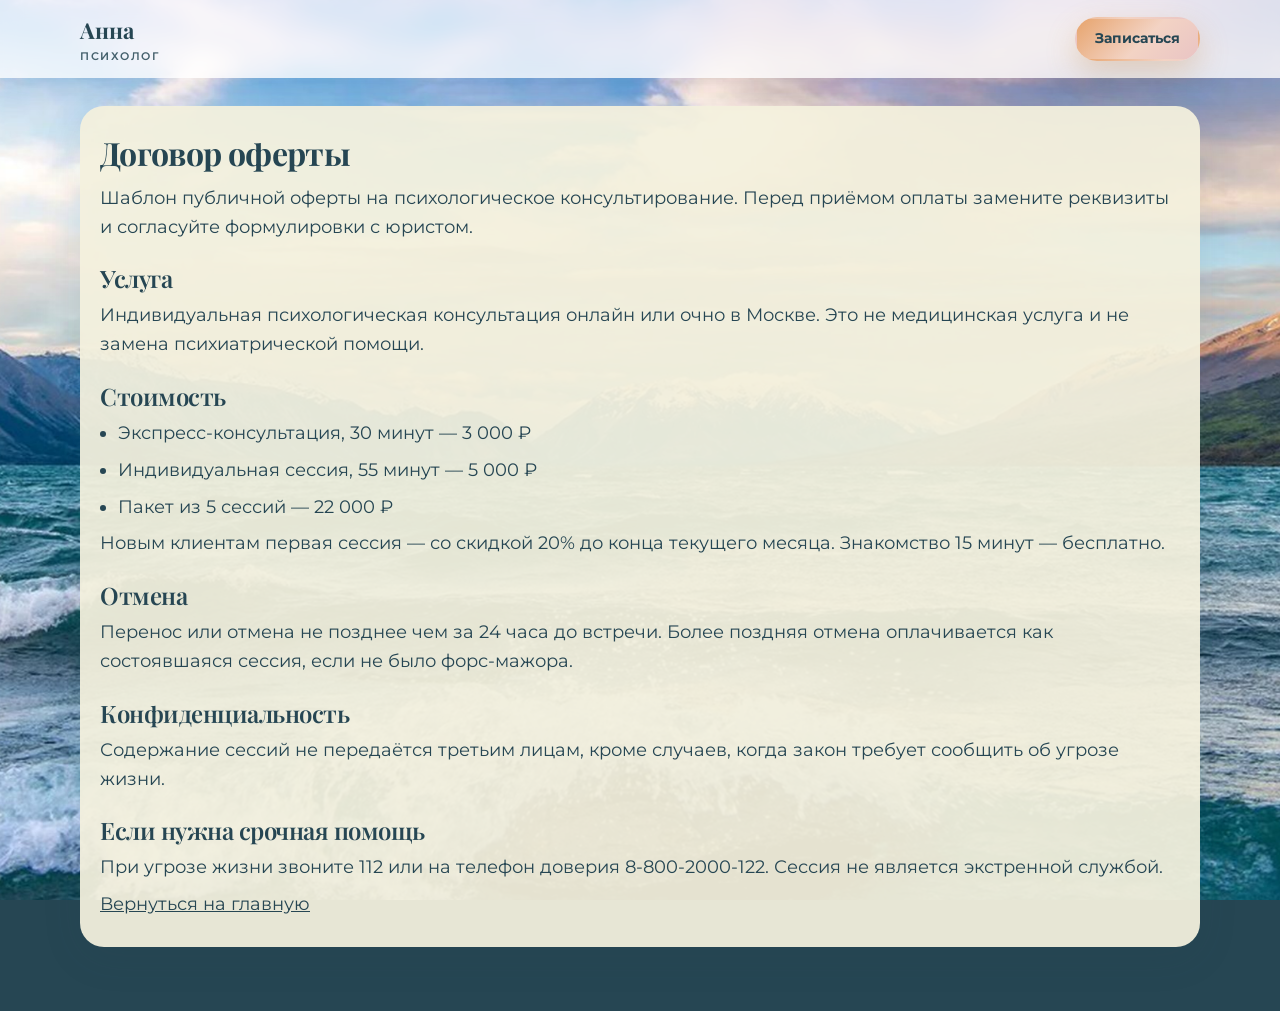
<file: offer.html>
<!DOCTYPE html>
<html lang="ru">
<head>
  <meta charset="UTF-8">
  <meta name="viewport" content="width=device-width, initial-scale=1">
  <title>Договор оферты | Анна Соколова</title>
  <meta name="description" content="Условия индивидуальной психотерапии: формат, стоимость, отмена и конфиденциальность.">
  <link rel="preconnect" href="https://fonts.googleapis.com">
  <link rel="preconnect" href="https://fonts.gstatic.com" crossorigin>
  <link href="https://fonts.googleapis.com/css2?family=Montserrat:wght@400;600&family=Playfair+Display:wght@600&display=swap" rel="stylesheet">
  <link rel="stylesheet" href="css/style.css">
</head>
<body>
  <div class="scene" aria-hidden="true">
    <img src="assets/lake.jpg" alt="">
  </div>
  <header class="header is-stuck">
    <div class="header__inner">
      <a class="logo" href="index.html">Анна<span>психолог</span></a>
      <a class="btn btn--sunset btn--header" href="index.html#booking">Записаться</a>
    </div>
  </header>
  <main class="page">
    <article class="container page__card">
      <h1>Договор оферты</h1>
      <p>Шаблон публичной оферты на психологическое консультирование. Перед приёмом оплаты замените реквизиты и согласуйте формулировки с юристом.</p>
      <h2>Услуга</h2>
      <p>Индивидуальная психологическая консультация онлайн или очно в Москве. Это не медицинская услуга и не замена психиатрической помощи.</p>
      <h2>Стоимость</h2>
      <ul>
        <li>Экспресс-консультация, 30 минут — 3 000 ₽</li>
        <li>Индивидуальная сессия, 55 минут — 5 000 ₽</li>
        <li>Пакет из 5 сессий — 22 000 ₽</li>
      </ul>
      <p>Новым клиентам первая сессия — со скидкой 20% до конца текущего месяца. Знакомство 15 минут — бесплатно.</p>
      <h2>Отмена</h2>
      <p>Перенос или отмена не позднее чем за 24 часа до встречи. Более поздняя отмена оплачивается как состоявшаяся сессия, если не было форс-мажора.</p>
      <h2>Конфиденциальность</h2>
      <p>Содержание сессий не передаётся третьим лицам, кроме случаев, когда закон требует сообщить об угрозе жизни.</p>
      <h2>Если нужна срочная помощь</h2>
      <p>При угрозе жизни звоните 112 или на телефон доверия 8-800-2000-122. Сессия не является экстренной службой.</p>
      <p><a href="index.html">Вернуться на главную</a></p>
    </article>
  </main>
</body>
</html>
</file>
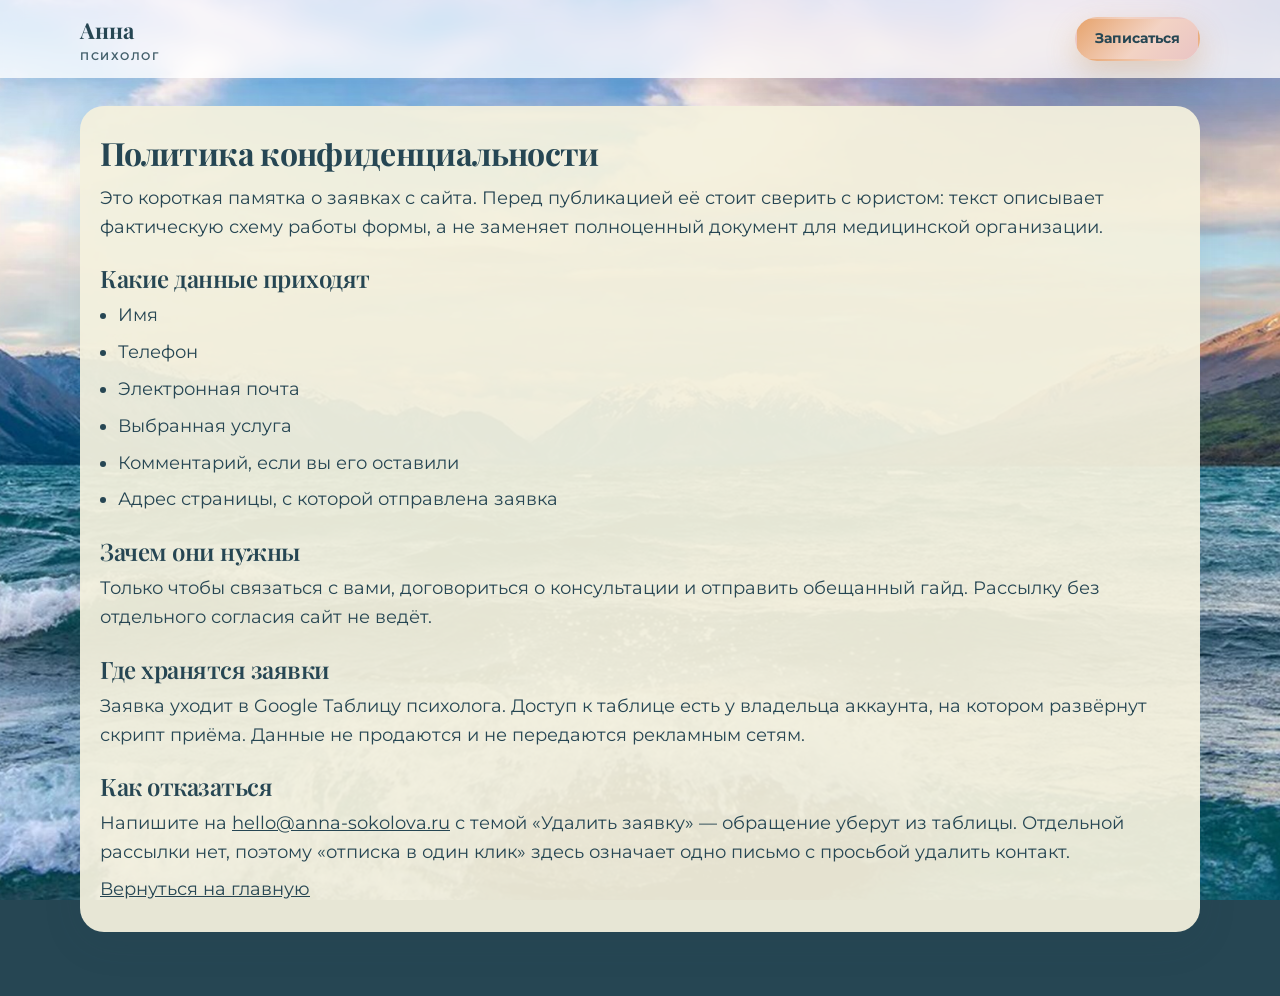
<file: privacy.html>
<!DOCTYPE html>
<html lang="ru">
<head>
  <meta charset="UTF-8">
  <meta name="viewport" content="width=device-width, initial-scale=1">
  <title>Политика конфиденциальности | Анна Соколова</title>
  <meta name="description" content="Как психолог Анна Соколова хранит заявки с сайта: имя, телефон, почта и комментарий.">
  <link rel="preconnect" href="https://fonts.googleapis.com">
  <link rel="preconnect" href="https://fonts.gstatic.com" crossorigin>
  <link href="https://fonts.googleapis.com/css2?family=Montserrat:wght@400;600&family=Playfair+Display:wght@600&display=swap" rel="stylesheet">
  <link rel="stylesheet" href="css/style.css">
</head>
<body>
  <div class="scene" aria-hidden="true">
    <img src="assets/lake.jpg" alt="">
  </div>
  <header class="header is-stuck">
    <div class="header__inner">
      <a class="logo" href="index.html">Анна<span>психолог</span></a>
      <a class="btn btn--sunset btn--header" href="index.html#booking">Записаться</a>
    </div>
  </header>
  <main class="page">
    <article class="container page__card">
      <h1>Политика конфиденциальности</h1>
      <p>Это короткая памятка о заявках с сайта. Перед публикацией её стоит сверить с юристом: текст описывает фактическую схему работы формы, а не заменяет полноценный документ для медицинской организации.</p>
      <h2>Какие данные приходят</h2>
      <ul>
        <li>Имя</li>
        <li>Телефон</li>
        <li>Электронная почта</li>
        <li>Выбранная услуга</li>
        <li>Комментарий, если вы его оставили</li>
        <li>Адрес страницы, с которой отправлена заявка</li>
      </ul>
      <h2>Зачем они нужны</h2>
      <p>Только чтобы связаться с вами, договориться о консультации и отправить обещанный гайд. Рассылку без отдельного согласия сайт не ведёт.</p>
      <h2>Где хранятся заявки</h2>
      <p>Заявка уходит в Google Таблицу психолога. Доступ к таблице есть у владельца аккаунта, на котором развёрнут скрипт приёма. Данные не продаются и не передаются рекламным сетям.</p>
      <h2>Как отказаться</h2>
      <p>Напишите на <a href="mailto:hello@anna-sokolova.ru">hello@anna-sokolova.ru</a> с темой «Удалить заявку» — обращение уберут из таблицы. Отдельной рассылки нет, поэтому «отписка в один клик» здесь означает одно письмо с просьбой удалить контакт.</p>
      <p><a href="index.html">Вернуться на главную</a></p>
    </article>
  </main>
</body>
</html>
</file>
<file: css/style.css>
:root {
  --teal: #2a9d8f;
  --water: #2c6379;
  --ink: #264653;
  --blush: #e9c4c4;
  --mist: #a8dadc;
  --cream: #f4f1de;
  --sunset: #e7a46d;
  --sunset-deep: #c4843a;
  --muted: #5a6c72;
  --white: #ffffff;
  --shadow: 0 10px 40px rgba(38, 70, 83, 0.1);
  --shadow-strong: 0 18px 50px rgba(38, 70, 83, 0.18);
  --radius-card: 20px;
  --radius-btn: 30px;
  --header: 72px;
  --serif: "Playfair Display", Georgia, "Times New Roman", serif;
  --sans: "Montserrat", "Segoe UI", sans-serif;
  --ease: cubic-bezier(0.22, 1, 0.36, 1);
}

*,
*::before,
*::after {
  box-sizing: border-box;
}

html {
  scroll-behavior: auto;
}

body {
  margin: 0;
  font-family: var(--sans);
  font-size: 16px;
  line-height: 1.6;
  color: var(--ink);
  background: var(--ink);
}

img {
  max-width: 100%;
  display: block;
}

button,
input,
select,
textarea {
  font: inherit;
  color: inherit;
}

a {
  color: inherit;
}

h1, h2, h3, p {
  margin: 0;
}

h1, h2, .logo, .price, .review__mark {
  font-family: var(--serif);
}

h1 {
  font-size: 32px;
  font-weight: 700;
  line-height: 1.18;
  letter-spacing: -0.02em;
}

h2 {
  font-size: 28px;
  font-weight: 600;
  line-height: 1.25;
  letter-spacing: -0.02em;
}

h3 {
  font-size: 24px;
  font-weight: 500;
  line-height: 1.3;
}

.skip {
  position: absolute;
  left: 16px;
  top: -40px;
  z-index: 2000;
  background: var(--white);
  color: var(--ink);
  padding: 8px 14px;
  border-radius: 12px;
}

.skip:focus {
  top: 12px;
}

:focus-visible {
  outline: 3px solid var(--sunset-deep);
  outline-offset: 3px;
}

.scene {
  position: fixed;
  inset: 0;
  z-index: -2;
  overflow: hidden;
  background: #1d4e5c url("../assets/lake.jpg") center / cover no-repeat;
}

.scene picture,
.scene img {
  display: block;
  width: 100%;
  height: 100%;
}

.scene img {
  object-fit: cover;
  transform: scale(1.08);
  transform-origin: center 30%;
  will-change: transform;
}

.container {
  width: min(1120px, calc(100% - 32px));
  margin-inline: auto;
}

.section {
  position: relative;
  padding: 72px 0;
}

.section__intro {
  text-align: center;
  max-width: 760px;
  margin: 0 auto 36px;
}

.section__intro p,
.lede {
  margin-top: 14px;
  color: var(--muted);
  font-size: 16px;
}

.kicker {
  display: inline-block;
  margin-bottom: 10px;
  letter-spacing: 0.16em;
  text-transform: uppercase;
  font-size: 12px;
  font-weight: 600;
  color: var(--water);
}

/* Clickable shimmer. CTA buttons use the stronger pulse below. */
a:not(.btn),
.faq__trigger,
.slider__arrow,
.dot,
.social a,
.burger {
  animation: flicker 3s ease-in-out infinite;
}

@keyframes flicker {
  0%, 74%, 100% { filter: brightness(1); }
  86% { filter: brightness(1.18); }
}

.btn {
  display: inline-flex;
  align-items: center;
  justify-content: center;
  gap: 8px;
  min-height: 56px;
  padding: 14px 28px;
  border-radius: var(--radius-btn);
  border: 2px solid transparent;
  text-decoration: none;
  font-weight: 700;
  font-size: 18px;
  line-height: 1.25;
  cursor: pointer;
  text-align: center;
  transition: transform 0.25s var(--ease), box-shadow 0.25s var(--ease), background 0.25s ease;
  animation: pulse 3s ease-in-out infinite;
}

.btn:hover {
  animation-play-state: paused;
  transform: scale(1.05);
  box-shadow: 0 16px 40px rgba(38, 70, 83, 0.28);
}

.btn:active {
  transform: scale(0.98);
}

@keyframes pulse {
  0%, 55%, 100% { transform: scale(1); }
  30% { transform: scale(1.05); }
}

.btn--sunset {
  width: 100%;
  background: linear-gradient(135deg, var(--sunset) 0%, #f3d3c4 55%, var(--blush) 100%);
  color: var(--ink);
  box-shadow: 0 12px 30px rgba(196, 132, 58, 0.28);
}

.btn--water {
  width: 100%;
  background: var(--water);
  color: var(--white);
  box-shadow: 0 12px 30px rgba(44, 99, 121, 0.25);
}

.btn--ghost {
  width: 100%;
  background: transparent;
  color: var(--white);
  border-color: rgba(255, 255, 255, 0.9);
}

.btn--ghost:hover {
  background: rgba(255, 255, 255, 0.12);
}

.btn--line {
  width: auto;
  min-height: 52px;
  background: transparent;
  color: var(--water);
  border-color: var(--teal);
  animation-duration: 3.4s;
}

.btn--line:hover {
  background: rgba(42, 157, 143, 0.08);
}

.btn--final {
  width: 100%;
  min-height: 80px;
  max-width: 420px;
  padding: 16px 36px;
  border-radius: 40px;
  flex-direction: column;
  gap: 2px;
  animation-duration: 2s;
}

.btn--final:hover {
  transform: scale(1.08);
}

.btn__kicker {
  font-size: 15px;
  font-weight: 600;
}

.btn__label {
  font-size: 20px;
}

.btn--header {
  min-height: 44px;
  padding: 10px 18px;
  font-size: 14px;
  width: auto;
  animation-duration: 3.2s;
}

.header {
  position: fixed;
  top: 0;
  left: 0;
  right: 0;
  z-index: 900;
  height: var(--header);
  display: flex;
  align-items: center;
  background: linear-gradient(180deg, rgba(38, 70, 83, 0.72), rgba(38, 70, 83, 0));
  transition: background 0.3s ease, box-shadow 0.3s ease;
}

.header.is-stuck {
  background: rgba(255, 255, 255, 0.78);
  backdrop-filter: blur(10px);
  box-shadow: 0 8px 30px rgba(38, 70, 83, 0.08);
}

.header__inner {
  display: flex;
  align-items: center;
  justify-content: space-between;
  gap: 16px;
  width: min(1120px, calc(100% - 32px));
  margin-inline: auto;
}

.logo {
  text-decoration: none;
  font-weight: 700;
  font-size: 22px;
  color: var(--white);
  text-shadow: 0 2px 12px rgba(38, 70, 83, 0.45);
  z-index: 2;
}

.header.is-stuck .logo,
.nav a {
  text-shadow: none;
}

.header.is-stuck .logo {
  color: var(--ink);
}

.logo span {
  display: block;
  font-family: var(--sans);
  font-size: 11px;
  font-weight: 600;
  letter-spacing: 0.14em;
  text-transform: uppercase;
  opacity: 0.85;
}

.burger {
  width: 46px;
  height: 46px;
  border: 0;
  border-radius: 14px;
  background: rgba(255, 255, 255, 0.2);
  display: inline-flex;
  flex-direction: column;
  justify-content: center;
  align-items: center;
  gap: 5px;
  cursor: pointer;
  z-index: 2;
}

.header.is-stuck .burger {
  background: rgba(38, 70, 83, 0.06);
}

.burger span {
  display: block;
  width: 20px;
  height: 2px;
  background: var(--white);
  border-radius: 2px;
  transition: transform 0.3s ease, opacity 0.3s ease;
}

.header.is-stuck .burger span {
  background: var(--ink);
}

.burger.is-open span:nth-child(1) {
  transform: translateY(7px) rotate(45deg);
}

.burger.is-open span:nth-child(2) {
  opacity: 0;
}

.burger.is-open span:nth-child(3) {
  transform: translateY(-7px) rotate(-45deg);
}

.nav {
  display: none;
}

.nav.is-open {
  display: flex;
  flex-direction: column;
  gap: 6px;
  position: fixed;
  top: calc(var(--header) + 8px);
  left: 16px;
  right: 16px;
  padding: 14px;
  border-radius: 20px;
  background: rgba(244, 241, 222, 0.96);
  backdrop-filter: blur(10px);
  box-shadow: var(--shadow-strong);
}

.nav a {
  text-decoration: none;
  color: var(--ink);
  font-weight: 600;
  font-size: 15px;
  padding: 10px 12px;
  border-radius: 12px;
}

.nav a:hover {
  background: rgba(42, 157, 143, 0.1);
}

.hero {
  min-height: 100vh;
  display: flex;
  align-items: center;
  padding: calc(var(--header) + 28px) 0 88px;
  position: relative;
}

.hero__overlay {
  position: absolute;
  inset: 0;
  background: linear-gradient(180deg, rgba(38, 70, 83, 0.18) 0%, rgba(38, 70, 83, 0.28) 42%, rgba(38, 70, 83, 0.38) 100%);
}

.hero__content {
  position: relative;
  z-index: 1;
  width: min(820px, calc(100% - 32px));
  margin-inline: auto;
  text-align: center;
  color: var(--white);
  background: rgba(38, 70, 83, 0.78);
  border: 1px solid rgba(255, 255, 255, 0.18);
  border-radius: 28px;
  padding: 36px 22px;
  box-shadow: 0 20px 60px rgba(38, 70, 83, 0.2);
  backdrop-filter: blur(6px);
}

.hero h1 {
  color: var(--white);
}

.hero__sub {
  margin-top: 16px;
  font-size: 18px;
  font-weight: 500;
}

.hero__meta {
  margin-top: 8px;
  color: rgba(255, 255, 255, 0.88);
}

.hero__actions {
  display: flex;
  flex-direction: column;
  gap: 12px;
  margin-top: 28px;
}

.hero__trust {
  display: flex;
  flex-wrap: wrap;
  justify-content: center;
  gap: 8px 16px;
  margin-top: 22px;
  font-size: 13px;
  color: rgba(255, 255, 255, 0.88);
}

.hero__trust span {
  display: inline-flex;
  align-items: center;
  gap: 6px;
}

.wave {
  display: block;
  width: 100%;
  height: 64px;
  margin-top: -1px;
}

.wave svg {
  width: 100%;
  height: 100%;
  display: block;
}

.glass {
  background: rgba(244, 241, 222, 0.9);
  backdrop-filter: blur(8px);
  border-radius: 28px;
  box-shadow: var(--shadow);
  padding: 28px 20px;
}

.about .glass {
  display: grid;
  gap: 28px;
}

.portrait-wrap {
  margin: 0 auto;
  width: min(100%, 400px);
}

.portrait {
  width: 100%;
  height: auto;
  aspect-ratio: 4 / 5;
  object-fit: cover;
  object-position: center 18%;
  border-radius: var(--radius-card);
  box-shadow: 0 18px 46px rgba(42, 157, 143, 0.35);
  background: linear-gradient(160deg, var(--mist), var(--cream));
}

.portrait-caption {
  margin-top: 10px;
  text-align: center;
  color: var(--muted);
  font-size: 13px;
}

.about h2 {
  margin-bottom: 8px;
}

.person-name {
  font-family: var(--serif);
  font-size: 26px;
  margin: 8px 0 6px;
}

.stats {
  display: flex;
  flex-wrap: wrap;
  gap: 8px;
  margin: 12px 0 16px;
}

.stat {
  background: rgba(168, 218, 220, 0.45);
  color: var(--ink);
  border-radius: 999px;
  padding: 6px 12px;
  font-size: 13px;
  font-weight: 600;
}

.about p + p {
  margin-top: 12px;
}

.checklist,
.edu {
  list-style: none;
  padding: 0;
  margin: 14px 0;
}

.checklist li,
.edu li {
  display: flex;
  gap: 10px;
  align-items: flex-start;
  margin: 8px 0;
}

.icon {
  width: 24px;
  height: 24px;
  flex: 0 0 24px;
  color: var(--teal);
  margin-top: 2px;
}

.badges {
  display: flex;
  flex-wrap: wrap;
  gap: 8px;
  margin-top: 18px;
}

.badge {
  display: inline-flex;
  align-items: center;
  gap: 8px;
  padding: 8px 12px;
  border-radius: 999px;
  background: rgba(255, 255, 255, 0.72);
  border: 1px solid rgba(42, 157, 143, 0.25);
  font-size: 13px;
  font-weight: 600;
}

.about__cta {
  margin-top: 18px;
  max-width: 320px;
}

.services {
  padding-top: 24px;
}

.scarcity {
  display: inline-flex;
  align-items: center;
  gap: 8px;
  margin-top: 16px;
  padding: 8px 14px;
  border-radius: 999px;
  background: rgba(231, 164, 109, 0.22);
  color: var(--ink);
  font-weight: 600;
  font-size: 14px;
}

.cards {
  display: grid;
  gap: 18px;
}

.card {
  position: relative;
  background: rgba(255, 255, 255, 0.94);
  border-radius: var(--radius-card);
  box-shadow: var(--shadow);
  padding: 26px 22px 22px;
  display: flex;
  flex-direction: column;
  gap: 8px;
  border: 1px solid rgba(255, 255, 255, 0.6);
}

.card--popular {
  border: 3px solid var(--teal);
  box-shadow: var(--shadow-strong);
  background: rgba(255, 255, 255, 0.97);
}

.ribbon {
  position: absolute;
  top: -12px;
  left: 22px;
  background: var(--sunset);
  color: var(--ink);
  font-size: 12px;
  font-weight: 700;
  letter-spacing: 0.04em;
  text-transform: uppercase;
  padding: 5px 12px;
  border-radius: 999px;
}

.card h3 {
  font-family: var(--serif);
  margin-top: 6px;
}

.card .for {
  color: var(--muted);
  font-size: 13px;
  font-weight: 600;
  letter-spacing: 0.08em;
  text-transform: uppercase;
  margin-top: 8px;
}

.card ul {
  margin: 0;
  padding-left: 18px;
}

.card li {
  margin: 4px 0;
}

.card__meta {
  margin-top: 8px;
  color: var(--muted);
  font-size: 14px;
}

.price {
  font-size: 36px;
  line-height: 1.1;
  margin: 8px 0 4px;
}

.price small {
  display: block;
  font-family: var(--sans);
  font-size: 14px;
  font-weight: 600;
  color: var(--teal);
  margin-top: 4px;
}

.card .btn {
  margin-top: auto;
}

.fineprint {
  margin-top: 22px;
  text-align: center;
  color: var(--muted);
  font-size: 16px;
}

.fineprint p + p {
  margin-top: 4px;
}

.process {
  color: var(--white);
}

.process__scrim {
  position: absolute;
  inset: 0;
  background: rgba(38, 70, 83, 0.62);
}

.process .container {
  position: relative;
  z-index: 1;
}

.process h2,
.process .kicker {
  color: var(--white);
}

.process .section__intro p {
  color: rgba(255, 255, 255, 0.86);
}

.steps {
  list-style: none;
  margin: 0;
  padding: 0;
  display: grid;
  gap: 22px;
}

.step {
  text-align: center;
}

.step__icon {
  width: 80px;
  height: 80px;
  margin: 0 auto 12px;
  border-radius: 50%;
  background: var(--mist);
  color: var(--teal);
  display: grid;
  place-items: center;
  box-shadow: 0 10px 24px rgba(38, 70, 83, 0.16);
}

.step__icon svg {
  width: 32px;
  height: 32px;
}

.step h3 {
  font-size: 20px;
  margin-bottom: 6px;
}

.step p {
  color: rgba(255, 255, 255, 0.88);
}

.reviews-wrap {
  background: linear-gradient(135deg, rgba(244, 241, 222, 0.88) 0%, rgba(233, 196, 196, 0.88) 100%);
  backdrop-filter: blur(6px);
}

.slider {
  position: relative;
}

.slider__viewport {
  overflow: hidden;
}

.slider__track {
  display: flex;
  transition: transform 0.5s ease-in-out;
}

.review {
  background: rgba(255, 255, 255, 0.9);
  border-radius: var(--radius-card);
  box-shadow: var(--shadow);
  padding: 22px 20px 20px;
  min-height: 100%;
}

.stars {
  display: flex;
  gap: 3px;
  color: var(--sunset-deep);
}

.stars svg {
  width: 18px;
  height: 18px;
  fill: currentColor;
}

.review__text {
  margin: 12px 0;
  font-size: 16px;
}

.review__author {
  font-weight: 700;
}

.review__topic {
  color: var(--muted);
  font-size: 14px;
}

.avatar {
  width: 48px;
  height: 48px;
  border-radius: 50%;
  display: grid;
  place-items: center;
  background: var(--mist);
  color: var(--water);
  font-weight: 700;
  margin-top: 14px;
}

.slider__nav {
  display: flex;
  align-items: center;
  justify-content: center;
  gap: 14px;
  margin-top: 18px;
}

.slider__arrow {
  width: 46px;
  height: 46px;
  border-radius: 50%;
  border: 2px solid var(--teal);
  background: rgba(255, 255, 255, 0.8);
  color: var(--teal);
  cursor: pointer;
  display: grid;
  place-items: center;
}

.slider__arrow svg {
  width: 22px;
  height: 22px;
}

.dots {
  display: flex;
  gap: 8px;
}

.dot {
  width: 10px;
  height: 10px;
  border-radius: 50%;
  border: 0;
  padding: 0;
  background: rgba(44, 99, 121, 0.28);
  cursor: pointer;
}

.dot.is-active {
  background: var(--water);
  transform: scale(1.15);
}

.reviews-wrap .btn--line {
  display: flex;
  margin: 22px auto 0;
}

.faq .faq__list {
  display: grid;
  gap: 12px;
  max-width: 860px;
  margin-inline: auto;
}

.faq__item {
  border-radius: 18px;
  overflow: hidden;
  box-shadow: var(--shadow);
  background: var(--white);
}

.faq__trigger {
  width: 100%;
  text-align: left;
  border: 0;
  background: var(--cream);
  color: var(--ink);
  padding: 20px;
  display: flex;
  align-items: center;
  justify-content: space-between;
  gap: 16px;
  cursor: pointer;
  font-weight: 600;
  font-size: 16px;
}

.faq__plus {
  width: 22px;
  height: 22px;
  position: relative;
  flex: 0 0 22px;
  transition: transform 0.3s ease-in-out;
}

.faq__plus::before,
.faq__plus::after {
  content: "";
  position: absolute;
  background: var(--teal);
  border-radius: 2px;
  left: 50%;
  top: 50%;
}

.faq__plus::before {
  width: 16px;
  height: 2px;
  transform: translate(-50%, -50%);
}

.faq__plus::after {
  width: 2px;
  height: 16px;
  transform: translate(-50%, -50%);
}

.faq__item.is-open .faq__plus {
  transform: rotate(45deg);
}

.faq__panel {
  display: grid;
  grid-template-rows: 0fr;
  transition: grid-template-rows 0.3s ease-in-out;
  background: var(--white);
}

.faq__item.is-open .faq__panel {
  grid-template-rows: 1fr;
}

.faq__panel-inner {
  overflow: hidden;
}

.faq__panel p {
  padding: 20px;
}

.finale {
  position: relative;
  color: var(--white);
  text-align: center;
}

.finale__scrim {
  position: absolute;
  inset: 0;
  background: rgba(38, 70, 83, 0.62);
}

.finale .container {
  position: relative;
  z-index: 1;
}

.finale h2 {
  font-size: 32px;
  color: var(--white);
}

.finale__lead {
  margin: 14px auto 0;
  max-width: 560px;
  font-size: 18px;
}

.gifts {
  list-style: none;
  padding: 0;
  margin: 18px auto;
  max-width: 460px;
  text-align: left;
}

.gifts li {
  display: flex;
  gap: 10px;
  align-items: flex-start;
  margin: 8px 0;
}

.gifts svg {
  color: var(--sunset);
  flex: 0 0 22px;
  margin-top: 3px;
}

.urgency {
  display: inline-block;
  margin-bottom: 16px;
  padding: 6px 12px;
  border-radius: 999px;
  background: rgba(231, 164, 109, 0.25);
  font-weight: 700;
  font-size: 14px;
}

.finale .btn--final {
  margin-inline: auto;
}

.legal-note {
  margin-top: 14px;
  font-size: 14px;
  opacity: 0.8;
}

.legal-note a {
  color: var(--white);
}

.footer {
  background: rgba(38, 70, 83, 0.94);
  color: var(--white);
  text-align: center;
  padding: 48px 0 28px;
}

.footer a {
  color: var(--mist);
  text-decoration: none;
}

.footer .icon,
.hero__trust .icon {
  color: var(--mist);
}

.footer a:hover {
  color: var(--sunset);
}

.footer__contacts {
  display: grid;
  gap: 8px;
  justify-items: center;
  font-size: 16px;
}

.footer__contacts a,
.footer__contacts p {
  display: inline-flex;
  align-items: center;
  gap: 8px;
}

.social {
  display: flex;
  justify-content: center;
  gap: 12px;
  margin: 22px 0;
}

.social a {
  width: 40px;
  height: 40px;
  border-radius: 50%;
  display: grid;
  place-items: center;
  color: var(--mist);
  border: 1px solid rgba(168, 218, 220, 0.4);
}

.social a:hover {
  color: var(--sunset);
  border-color: var(--sunset);
}

.social svg {
  width: 20px;
  height: 20px;
}

.footer__line {
  height: 1px;
  background: rgba(255, 255, 255, 0.2);
  border: 0;
  margin: 8px auto 16px;
  width: min(720px, 100%);
}

.footer__bottom {
  color: rgba(255, 255, 255, 0.8);
  font-size: 14px;
}

.footer__links {
  display: flex;
  justify-content: center;
  gap: 8px 16px;
  flex-wrap: wrap;
  margin-top: 8px;
}

.sticky-cta {
  position: fixed;
  right: 16px;
  bottom: 16px;
  z-index: 1000;
  width: 70px;
  height: 70px;
  border: 0;
  border-radius: 50%;
  background: linear-gradient(135deg, var(--sunset), var(--blush));
  color: var(--ink);
  box-shadow: 0 12px 30px rgba(38, 70, 83, 0.28);
  cursor: pointer;
  display: grid;
  place-items: center;
  opacity: 0;
  pointer-events: none;
  transition: opacity 0.4s ease;
}

.sticky-cta svg {
  width: 30px;
  height: 30px;
}

.sticky-cta.is-shown {
  opacity: 1;
  pointer-events: auto;
  transform: none;
  animation: bounce 5s ease-in-out infinite;
}

@keyframes bounce {
  0%, 88%, 100% { transform: translateY(0); }
  91% { transform: translateY(-8px); }
  94% { transform: translateY(0); }
  97% { transform: translateY(-4px); }
}

.modal {
  position: fixed;
  inset: 0;
  z-index: 1100;
  display: none;
  align-items: flex-start;
  justify-content: center;
  padding: 24px 16px;
  overflow: auto;
  background: rgba(38, 70, 83, 0.58);
}

.modal.is-open {
  display: flex;
}

.modal__dialog {
  width: min(640px, 100%);
  margin-top: 4vh;
  background: var(--cream);
  color: var(--ink);
  border-radius: 24px;
  box-shadow: var(--shadow-strong);
  padding: 28px 20px 22px;
  position: relative;
}

.modal__dialog--wide {
  width: min(880px, 100%);
}

.modal__close {
  position: absolute;
  top: 12px;
  right: 12px;
  width: 40px;
  height: 40px;
  border-radius: 50%;
  border: 0;
  background: rgba(255, 255, 255, 0.8);
  cursor: pointer;
  font-size: 22px;
  line-height: 1;
  color: var(--ink);
}

.modal h2 {
  padding-right: 36px;
  font-size: 28px;
}

.form {
  display: grid;
  gap: 12px;
  margin-top: 16px;
}

.field {
  display: grid;
  gap: 6px;
  text-align: left;
}

.field span {
  font-size: 14px;
  font-weight: 600;
}

.field input,
.field select,
.field textarea {
  width: 100%;
  border: 1px solid rgba(38, 70, 83, 0.18);
  background: var(--white);
  border-radius: 14px;
  padding: 12px 14px;
  outline: none;
}

.field textarea {
  min-height: 110px;
  resize: vertical;
}

.field input.is-invalid,
.field select.is-invalid,
.field textarea.is-invalid {
  border-color: #9b3d32;
}

.field .error {
  color: #9b3d32;
  font-size: 13px;
  min-height: 1em;
}

.form__note {
  font-size: 13px;
  color: var(--muted);
}

.form__status {
  border-radius: 14px;
  padding: 12px 14px;
  font-weight: 600;
}

.form__status.is-ok {
  background: #e5f6ef;
  color: #146c43;
}

.form__status.is-err {
  background: #fdecea;
  color: #9b3d32;
}

.hp {
  position: absolute;
  left: -9999px;
  width: 1px;
  height: 1px;
  opacity: 0;
}

.modal-reviews {
  display: grid;
  gap: 14px;
  margin-top: 16px;
}

.reveal {
  opacity: 0;
  transform: translateY(30px);
  transition: opacity 0.6s ease-out, transform 0.6s ease-out;
}

.reveal.is-visible {
  opacity: 1;
  transform: none;
}

.page {
  padding: calc(var(--header) + 28px) 0 64px;
}

.page__card {
  background: rgba(244, 241, 222, 0.94);
  border-radius: 24px;
  padding: 28px 20px;
  box-shadow: var(--shadow);
}

.page__card h1 {
  font-size: 32px;
  margin-bottom: 12px;
}

.page__card h2 {
  font-size: 24px;
  margin: 22px 0 8px;
}

.page__card p,
.page__card li {
  margin-top: 8px;
}

.page__card ul {
  margin: 0;
  padding-left: 18px;
}

.guide-steps {
  display: grid;
  gap: 14px;
  margin-top: 18px;
}

.guide-steps article {
  background: rgba(255, 255, 255, 0.78);
  border-radius: 18px;
  padding: 16px 16px 14px;
}

.guide-steps strong {
  font-family: var(--serif);
  font-size: 20px;
  font-weight: 600;
}

@media (min-width: 768px) {
  body { font-size: 17px; }
  h1 { font-size: 40px; }
  h2 { font-size: 32px; }
  .hero__content { padding: 48px 40px; }
  .hero__sub { font-size: 20px; }
  .hero__actions { flex-direction: row; justify-content: center; }
  .btn--sunset.btn--hero,
  .btn--ghost { width: 280px; min-height: 60px; }
  .cards { grid-template-columns: 1fr 1fr; }
  .card--popular { grid-column: 1 / -1; }
  .glass { padding: 36px; }
  .finale h2 { font-size: 42px; }
  .btn--final { width: 350px; }
  .sticky-cta { right: 30px; bottom: 30px; }
}

@media (min-width: 1024px) {
  :root { --header: 78px; }
  body { font-size: 18px; }
  h1 { font-size: 48px; }
  h2 { font-size: 36px; }
  .burger { display: none; }
  .nav {
    display: flex;
    align-items: center;
    gap: 6px;
  }
  .nav a { color: var(--white); }
  .nav a.btn { color: var(--ink); }
  .header.is-stuck .nav a { color: var(--ink); }
  .about .glass {
    grid-template-columns: 400px 1fr;
    gap: 48px;
    align-items: center;
  }
  .portrait-wrap { margin: 0; }
  .cards { grid-template-columns: repeat(3, 1fr); align-items: stretch; }
  .card--popular { grid-column: auto; transform: translateY(-8px); }
  .card--popular.reveal.is-visible { transform: translateY(-8px); }
  .steps {
    grid-template-columns: repeat(4, 1fr);
    position: relative;
    gap: 18px;
  }
  .steps::before {
    content: "";
    position: absolute;
    top: 40px;
    left: 12%;
    right: 12%;
    height: 2px;
    background: var(--teal);
  }
  .finale h2 { font-size: 48px; }
  .modal__dialog { padding: 32px 32px 26px; }
}

@media (min-width: 1440px) {
  .container,
  .header__inner { width: min(1200px, calc(100% - 48px)); }
}

@media (prefers-reduced-motion: reduce) {
  *,
  *::before,
  *::after {
    animation: none !important;
    transition: none !important;
    scroll-behavior: auto !important;
  }
  .reveal {
    opacity: 1;
    transform: none;
  }
}
</file>
